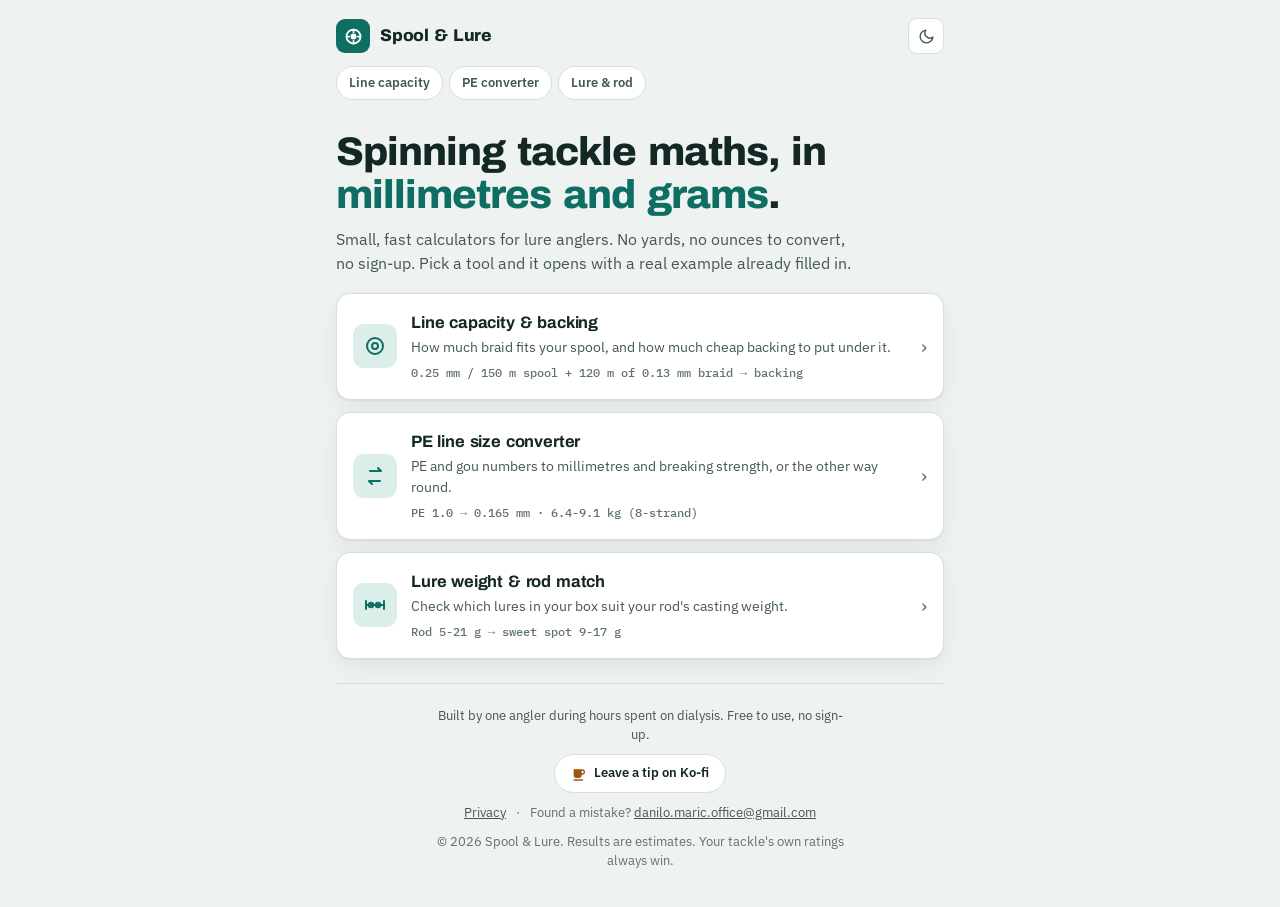
<file: index.html>
<!doctype html>
<html lang="en">
<head>
<meta charset="utf-8">
<meta name="viewport" content="width=device-width, initial-scale=1, viewport-fit=cover">
<title>Spool & Lure - Metric Tools for Spinning Anglers</title>
<meta name="description" content="Free fishing calculators in millimetres, metres and grams: reel line capacity and backing, PE line size converter, and lure weight vs rod casting weight.">
<link rel="canonical" href="https://danilojmaric.github.io/spool-and-lure/">
<meta name="robots" content="index, follow">
<meta name="theme-color" content="#0f6e63">
<meta property="og:type" content="website">
<meta property="og:site_name" content="Spool & Lure">
<meta property="og:title" content="Spool & Lure - Metric tools for spinning anglers">
<meta property="og:description" content="Free fishing calculators in millimetres, metres and grams: reel line capacity and backing, PE line size converter, and lure weight vs rod casting weight.">
<meta property="og:url" content="https://danilojmaric.github.io/spool-and-lure/">
<meta property="og:image" content="https://danilojmaric.github.io/spool-and-lure/og-image.png">
<meta property="og:image:width" content="1200">
<meta property="og:image:height" content="630">
<meta name="twitter:card" content="summary_large_image">
<meta name="twitter:title" content="Spool & Lure - Metric tools for spinning anglers">
<meta name="twitter:description" content="Free fishing calculators in millimetres, metres and grams: reel line capacity and backing, PE line size converter, and lure weight vs rod casting weight.">
<meta name="twitter:image" content="https://danilojmaric.github.io/spool-and-lure/og-image.png">
<link rel="icon" href="favicon.svg" type="image/svg+xml">
<link rel="apple-touch-icon" href="apple-touch-icon.png">
<link rel="preload" href="assets/fonts/ibm-plex-sans-latin-400-normal.woff2" as="font" type="font/woff2" crossorigin>
<link rel="preload" href="assets/fonts/archivo-latin-800-normal.woff2" as="font" type="font/woff2" crossorigin>
<link rel="preload" href="assets/fonts/archivo-latin-700-normal.woff2" as="font" type="font/woff2" crossorigin>
<link rel="stylesheet" href="assets/site.css">
<script src="assets/site.js"></script>
<script type="application/ld+json">{
 "@context": "https://schema.org",
 "@graph": [
  {
   "@type": "WebSite",
   "name": "Spool & Lure",
   "url": "https://danilojmaric.github.io/spool-and-lure/"
  }
 ]
}</script>
</head>
<body>
<div class="wrap">
  <header class="site-head">
    <a class="brand" href="./">
      <span class="mark" aria-hidden="true"><svg viewBox="0 0 24 24" fill="none" stroke="#fff" stroke-width="2" stroke-linecap="round" stroke-linejoin="round"><circle cx="12" cy="12" r="8"/><circle cx="12" cy="12" r="2.4" fill="#fff"/><path d="M12 4v3M12 17v3M4 12h3M17 12h3"/></svg></span>
      <span class="brand-name">Spool & Lure</span>
    </a>
    <button class="theme-btn" id="themeBtn" type="button" aria-label="Switch between light and dark theme">
      <svg viewBox="0 0 24 24" fill="none" stroke="currentColor" stroke-width="2" stroke-linecap="round" stroke-linejoin="round"><path d="M21 12.8A9 9 0 1 1 11.2 3a7 7 0 0 0 9.8 9.8z"/></svg>
    </button>
  </header>
  <nav class="tools-nav" aria-label="Tools"><a href="line-capacity">Line capacity</a><a href="line-converter">PE converter</a><a href="lure-weight">Lure &amp; rod</a></nav>

  <main>
<section class="hero">
      <h1>Spinning tackle maths, in <em>millimetres and grams</em>.</h1>
      <p>Small, fast calculators for lure anglers. No yards, no ounces to convert, no sign-up. Pick a tool and it opens with a real example already filled in.</p>
    </section>

    <section class="tool-list" aria-label="Tools">
      <a class="card tool-card" href="line-capacity">
        <span class="tool-icon" aria-hidden="true"><svg viewBox="0 0 24 24" fill="none" stroke="currentColor" stroke-width="2" stroke-linecap="round" stroke-linejoin="round"><circle cx="12" cy="12" r="8"/><circle cx="12" cy="12" r="3"/></svg></span>
        <div>
          <h2>Line capacity &amp; backing</h2>
          <p>How much braid fits your spool, and how much cheap backing to put under it.</p>
          <span class="eg">0.25 mm / 150 m spool + 120 m of 0.13 mm braid &rarr; backing</span>
        </div>
        <span class="go" aria-hidden="true">&rsaquo;</span>
      </a>
      <a class="card tool-card" href="line-converter">
        <span class="tool-icon" aria-hidden="true"><svg viewBox="0 0 24 24" fill="none" stroke="currentColor" stroke-width="2" stroke-linecap="round" stroke-linejoin="round"><path d="M7 7h11l-3-3M17 17H6l3 3"/></svg></span>
        <div>
          <h2>PE line size converter</h2>
          <p>PE and gou numbers to millimetres and breaking strength, or the other way round.</p>
          <span class="eg">PE 1.0 &rarr; 0.165 mm &middot; 6.4-9.1 kg (8-strand)</span>
        </div>
        <span class="go" aria-hidden="true">&rsaquo;</span>
      </a>
      <a class="card tool-card" href="lure-weight">
        <span class="tool-icon" aria-hidden="true"><svg viewBox="0 0 24 24" fill="none" stroke="currentColor" stroke-width="2" stroke-linecap="round" stroke-linejoin="round"><path d="M3 12h18"/><circle cx="8" cy="12" r="2.2"/><circle cx="15" cy="12" r="2.2"/><path d="M3 8v8M21 8v8"/></svg></span>
        <div>
          <h2>Lure weight &amp; rod match</h2>
          <p>Check which lures in your box suit your rod's casting weight.</p>
          <span class="eg">Rod 5-21 g &rarr; sweet spot 9-17 g</span>
        </div>
        <span class="go" aria-hidden="true">&rsaquo;</span>
      </a>
    </section>
  </main>

  <footer class="site-foot">
    <p class="foot-story">Built by one angler during hours spent on dialysis. Free to use, no sign-up.</p>
    <a class="kofi" href="https://ko-fi.com/danilojmaric" target="_blank" rel="noopener"><svg viewBox="0 0 24 24" fill="currentColor" aria-hidden="true"><path d="M4 5h13a4 4 0 0 1 0 8h-1v1a4 4 0 0 1-4 4H8a4 4 0 0 1-4-4V5zm13 6a2 2 0 0 0 0-4h-1v4h1zM4 20h14v2H4z"/></svg> Leave a tip on Ko-fi</a>
    <p class="foot-links"><a href="privacy">Privacy</a><span aria-hidden="true">&middot;</span><span>Found a mistake? <span data-mail data-u="danilo.maric.office" data-d="gmail.com">danilo.maric.office [at] gmail.com</span></span></p>
    <p>&copy; 2026 Spool & Lure. Results are estimates. Your tackle's own ratings always win.</p>
  </footer>
</div>

</body>
</html>
</file>
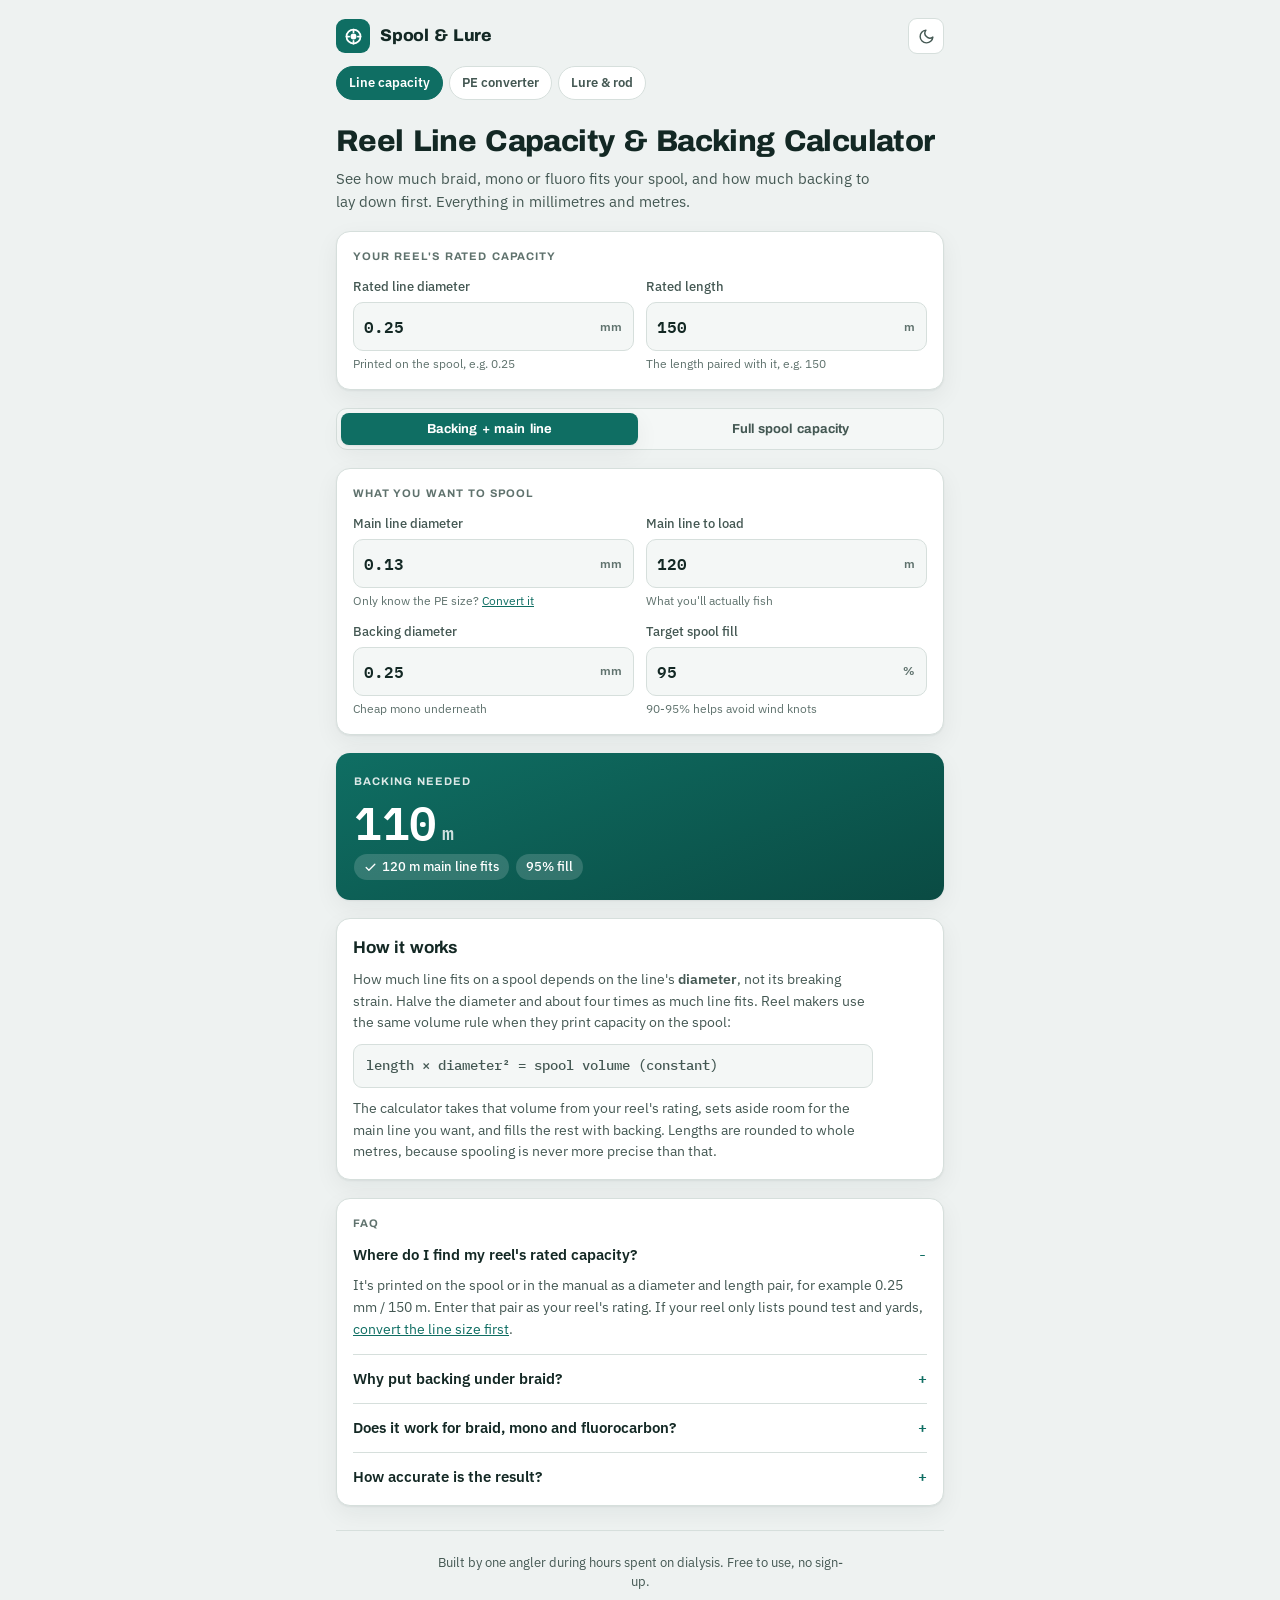
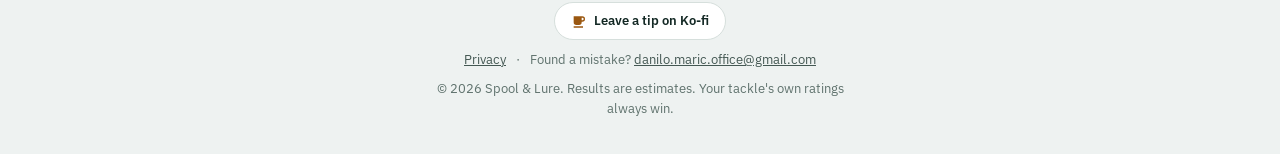
<file: line-capacity.html>
<!doctype html>
<html lang="en">
<head>
<meta charset="utf-8">
<meta name="viewport" content="width=device-width, initial-scale=1, viewport-fit=cover">
<title>Reel Line Capacity &amp; Backing Calculator | Spool & Lure</title>
<meta name="description" content="Free metric reel line capacity and backing calculator. See how much braid, mono or fluoro fits your spool and how much backing to add. In mm and metres.">
<link rel="canonical" href="https://danilojmaric.github.io/spool-and-lure/line-capacity">
<meta name="robots" content="index, follow">
<meta name="theme-color" content="#0f6e63">
<meta property="og:type" content="website">
<meta property="og:site_name" content="Spool & Lure">
<meta property="og:title" content="Reel line capacity &amp; backing calculator (metric)">
<meta property="og:description" content="Free metric reel line capacity and backing calculator. See how much braid, mono or fluoro fits your spool and how much backing to add. In mm and metres.">
<meta property="og:url" content="https://danilojmaric.github.io/spool-and-lure/line-capacity">
<meta property="og:image" content="https://danilojmaric.github.io/spool-and-lure/og-image.png">
<meta property="og:image:width" content="1200">
<meta property="og:image:height" content="630">
<meta name="twitter:card" content="summary_large_image">
<meta name="twitter:title" content="Reel line capacity &amp; backing calculator (metric)">
<meta name="twitter:description" content="Free metric reel line capacity and backing calculator. See how much braid, mono or fluoro fits your spool and how much backing to add. In mm and metres.">
<meta name="twitter:image" content="https://danilojmaric.github.io/spool-and-lure/og-image.png">
<link rel="icon" href="favicon.svg" type="image/svg+xml">
<link rel="apple-touch-icon" href="apple-touch-icon.png">
<link rel="preload" href="assets/fonts/ibm-plex-sans-latin-400-normal.woff2" as="font" type="font/woff2" crossorigin>
<link rel="preload" href="assets/fonts/archivo-latin-800-normal.woff2" as="font" type="font/woff2" crossorigin>
<link rel="preload" href="assets/fonts/archivo-latin-700-normal.woff2" as="font" type="font/woff2" crossorigin>
<link rel="stylesheet" href="assets/site.css">
<script src="assets/site.js"></script>
<script type="application/ld+json">{
 "@context": "https://schema.org",
 "@graph": [
  {
   "@type": "WebApplication",
   "name": "Reel Line Capacity & Backing Calculator",
   "url": "https://danilojmaric.github.io/spool-and-lure/line-capacity",
   "applicationCategory": "UtilitiesApplication",
   "operatingSystem": "Any",
   "offers": {
    "@type": "Offer",
    "price": "0",
    "priceCurrency": "EUR"
   }
  },
  {
   "@type": "FAQPage",
   "mainEntity": [
    {
     "@type": "Question",
     "name": "Where do I find my reel's rated capacity?",
     "acceptedAnswer": {
      "@type": "Answer",
      "text": "It is printed on the spool or in the manual as a diameter and length pair, for example 0.25 mm / 150 m. Enter that pair as your reel's rating."
     }
    },
    {
     "@type": "Question",
     "name": "Why put backing under braid?",
     "acceptedAnswer": {
      "@type": "Answer",
      "text": "Backing is cheap mono that fills the bottom of the spool so you do not pay for braid you will never cast. It also stops braid slipping on a bare spool."
     }
    },
    {
     "@type": "Question",
     "name": "Does it work for braid, mono and fluorocarbon?",
     "acceptedAnswer": {
      "@type": "Answer",
      "text": "Yes. The calculation uses only diameter, so any line type works. For braid, the standard PE diameter is usually more realistic than the diameter printed on the spool."
     }
    },
    {
     "@type": "Question",
     "name": "How accurate is the result?",
     "acceptedAnswer": {
      "@type": "Answer",
      "text": "Expect it to be within a few metres. Winding tension, spool shape and how evenly the line lays all change real capacity, so spool a little less and check the fill by eye."
     }
    }
   ]
  }
 ]
}</script>
</head>
<body>
<div class="wrap">
  <header class="site-head">
    <a class="brand" href="./">
      <span class="mark" aria-hidden="true"><svg viewBox="0 0 24 24" fill="none" stroke="#fff" stroke-width="2" stroke-linecap="round" stroke-linejoin="round"><circle cx="12" cy="12" r="8"/><circle cx="12" cy="12" r="2.4" fill="#fff"/><path d="M12 4v3M12 17v3M4 12h3M17 12h3"/></svg></span>
      <span class="brand-name">Spool & Lure</span>
    </a>
    <button class="theme-btn" id="themeBtn" type="button" aria-label="Switch between light and dark theme">
      <svg viewBox="0 0 24 24" fill="none" stroke="currentColor" stroke-width="2" stroke-linecap="round" stroke-linejoin="round"><path d="M21 12.8A9 9 0 1 1 11.2 3a7 7 0 0 0 9.8 9.8z"/></svg>
    </button>
  </header>
  <nav class="tools-nav" aria-label="Tools"><a href="line-capacity" aria-current="page">Line capacity</a><a href="line-converter">PE converter</a><a href="lure-weight">Lure &amp; rod</a></nav>

  <main>
<section class="page-head">
      <h1>Reel Line Capacity &amp; Backing Calculator</h1>
      <p class="lead">See how much braid, mono or fluoro fits your spool, and how much backing to lay down first. Everything in millimetres and metres.</p>
    </section>

    <div class="notice" id="handoffNote" hidden>
      <svg viewBox="0 0 24 24" fill="none" stroke="currentColor" stroke-width="2" stroke-linecap="round" stroke-linejoin="round" aria-hidden="true"><path d="M20 6 9 17l-5-5"/></svg>
      <span id="handoffText"></span>
    </div>

    <section class="card card-pad">
      <p class="sec-label">Your reel's rated capacity</p>
      <div class="grid2">
        <div class="field">
          <label for="ratedDia">Rated line diameter</label>
          <div class="input-unit"><input id="ratedDia" type="text" inputmode="decimal" autocomplete="off" value="0.25"><span class="u">mm</span></div>
          <span class="hint">Printed on the spool, e.g. 0.25</span>
        </div>
        <div class="field">
          <label for="ratedLen">Rated length</label>
          <div class="input-unit"><input id="ratedLen" type="text" inputmode="decimal" autocomplete="off" value="150"><span class="u">m</span></div>
          <span class="hint">The length paired with it, e.g. 150</span>
        </div>
      </div>
    </section>

    <div class="seg" id="modeSeg" role="group" aria-label="Calculation mode">
      <button type="button" data-value="backing" aria-pressed="true">Backing + main line</button>
      <button type="button" data-value="capacity" aria-pressed="false">Full spool capacity</button>
    </div>

    <section class="card card-pad" id="backingInputs">
      <p class="sec-label">What you want to spool</p>
      <div class="grid2">
        <div class="field">
          <label for="mainDia">Main line diameter</label>
          <div class="input-unit"><input id="mainDia" type="text" inputmode="decimal" autocomplete="off" value="0.13"><span class="u">mm</span></div>
          <span class="hint">Only know the PE size? <a href="line-converter">Convert it</a></span>
        </div>
        <div class="field">
          <label for="mainLen">Main line to load</label>
          <div class="input-unit"><input id="mainLen" type="text" inputmode="decimal" autocomplete="off" value="120"><span class="u">m</span></div>
          <span class="hint">What you'll actually fish</span>
        </div>
        <div class="field">
          <label for="backDia">Backing diameter</label>
          <div class="input-unit"><input id="backDia" type="text" inputmode="decimal" autocomplete="off" value="0.25"><span class="u">mm</span></div>
          <span class="hint">Cheap mono underneath</span>
        </div>
        <div class="field">
          <label for="fill1">Target spool fill</label>
          <div class="input-unit"><input id="fill1" type="text" inputmode="decimal" autocomplete="off" value="95"><span class="u">%</span></div>
          <span class="hint">90-95% helps avoid wind knots</span>
        </div>
      </div>
    </section>

    <section class="card card-pad" id="capacityInputs" hidden>
      <p class="sec-label">Line you want to check</p>
      <div class="grid2">
        <div class="field">
          <label for="newDia">Line diameter</label>
          <div class="input-unit"><input id="newDia" type="text" inputmode="decimal" autocomplete="off" value="0.13"><span class="u">mm</span></div>
          <span class="hint">Only know the PE size? <a href="line-converter">Convert it</a></span>
        </div>
        <div class="field">
          <label for="fill2">Target spool fill</label>
          <div class="input-unit"><input id="fill2" type="text" inputmode="decimal" autocomplete="off" value="100"><span class="u">%</span></div>
          <span class="hint">100% means full to the lip</span>
        </div>
      </div>
    </section>

    <div class="result" id="result" aria-live="polite">
      <p class="rlabel" id="rLabel">Backing needed</p>
      <p class="big"><span id="rValue">-</span><span class="unit" id="rUnit">m</span></p>
      <div class="rsub" id="rSub"></div>
    </div>

    <section class="card card-pad prose">
      <h2>How it works</h2>
      <p>How much line fits on a spool depends on the line's <strong>diameter</strong>, not its breaking strain. Halve the diameter and about four times as much line fits. Reel makers use the same volume rule when they print capacity on the spool:</p>
      <p class="formula">length &times; diameter&sup2; = spool volume (constant)</p>
      <p>The calculator takes that volume from your reel's rating, sets aside room for the main line you want, and fills the rest with backing. Lengths are rounded to whole metres, because spooling is never more precise than that.</p>
    </section>

    <section class="card card-pad">
      <p class="sec-label">FAQ</p>
      <details class="faq" open><summary>Where do I find my reel's rated capacity?</summary><p>It's printed on the spool or in the manual as a diameter and length pair, for example 0.25 mm / 150 m. Enter that pair as your reel's rating. If your reel only lists pound test and yards, <a href="line-converter">convert the line size first</a>.</p></details>
      <details class="faq"><summary>Why put backing under braid?</summary><p>Backing is cheap mono that fills the bottom of the spool, so you don't pay for braid you'll never cast. It also stops braid slipping on a bare spool and gives the braid a firm bed to lay on.</p></details>
      <details class="faq"><summary>Does it work for braid, mono and fluorocarbon?</summary><p>Yes. The maths uses only diameter, so any line works. For braid, the standard PE diameter is usually closer to reality than the diameter printed on the spool.</p></details>
      <details class="faq"><summary>How accurate is the result?</summary><p>Expect it to be within a few metres. Winding tension, spool shape and how evenly the line lays all change real capacity, so spool a little less than the result and check the fill by eye.</p></details>
    </section>
  </main>

  <footer class="site-foot">
    <p class="foot-story">Built by one angler during hours spent on dialysis. Free to use, no sign-up.</p>
    <a class="kofi" href="https://ko-fi.com/danilojmaric" target="_blank" rel="noopener"><svg viewBox="0 0 24 24" fill="currentColor" aria-hidden="true"><path d="M4 5h13a4 4 0 0 1 0 8h-1v1a4 4 0 0 1-4 4H8a4 4 0 0 1-4-4V5zm13 6a2 2 0 0 0 0-4h-1v4h1zM4 20h14v2H4z"/></svg> Leave a tip on Ko-fi</a>
    <p class="foot-links"><a href="privacy">Privacy</a><span aria-hidden="true">&middot;</span><span>Found a mistake? <span data-mail data-u="danilo.maric.office" data-d="gmail.com">danilo.maric.office [at] gmail.com</span></span></p>
    <p>&copy; 2026 Spool & Lure. Results are estimates. Your tackle's own ratings always win.</p>
  </footer>
</div>
<script>
(function () {
  var $ = function (id) { return document.getElementById(id); };
  var mode = 'backing';
  var OK_SVG = '<svg viewBox="0 0 24 24" fill="none" stroke="currentColor" stroke-width="2.4" stroke-linecap="round" stroke-linejoin="round" aria-hidden="true"><path d="M20 6 9 17l-5-5"/></svg>';
  var WARN_SVG = '<svg viewBox="0 0 24 24" fill="none" stroke="currentColor" stroke-width="2" stroke-linecap="round" stroke-linejoin="round" aria-hidden="true"><path d="M12 9v4M12 17h.01M10.3 3.9 1.8 18a2 2 0 0 0 1.7 3h17a2 2 0 0 0 1.7-3L13.7 3.9a2 2 0 0 0-3.4 0z"/></svg>';

  AT.seg($('modeSeg'), function (v) {
    mode = v;
    $('backingInputs').hidden = v !== 'backing';
    $('capacityInputs').hidden = v !== 'capacity';
    calc();
  });

  function show(v, label, warn) {
    $('rValue').textContent = v;
    $('rLabel').textContent = label;
    $('result').classList.toggle('warn', !!warn);
  }
  function sub(html) { $('rSub').innerHTML = html; }
  function prompt(label, text) { show('-', label); sub('<span class="muted">' + text + '</span>'); }

  function calc() {
    var rd = AT.field('ratedDia', { gt: 0, max: 3 });
    var rl = AT.field('ratedLen', { gt: 0, max: 5000 });
    var reelOk = rd > 0 && rl > 0;
    var K = rd * rd * rl; // spool volume constant (mm^2 * m)

    if (mode === 'capacity') {
      var nd = AT.field('newDia', { gt: 0, max: 3 });
      var f2 = AT.field('fill2', { gt: 0, max: 100 });
      if (!reelOk) return prompt('Total line that fits', 'Enter your reel’s rated diameter and length.');
      if (!(nd > 0)) return prompt('Total line that fits', 'Enter the diameter of the line you want to check.');
      if (!(f2 > 0)) return prompt('Total line that fits', 'Enter a spool fill between 1 and 100%.');
      var cap = K * (f2 / 100) / (nd * nd);
      show(AT.fmt(cap, 0), 'Total line that fits');
      sub('<span class="chip">' + AT.trim(nd, 3) + ' mm line</span><span class="chip">' + AT.trim(f2, 0) + '% fill</span>');
      return;
    }

    var md = AT.field('mainDia', { gt: 0, max: 3 });
    var ml = AT.field('mainLen', { min: 0, max: 5000 });
    var bd = AT.field('backDia', { gt: 0, max: 3 });
    var f1 = AT.field('fill1', { gt: 0, max: 100 });
    if (!reelOk) return prompt('Backing needed', 'Enter your reel’s rated diameter and length.');
    if (!(md > 0) || !(ml >= 0) || !(bd > 0)) return prompt('Backing needed', 'Fill in the main line and backing details.');
    if (!(f1 > 0)) return prompt('Backing needed', 'Enter a spool fill between 1 and 100%.');

    var avail = K * (f1 / 100);
    var backVol = avail - ml * md * md;

    if (backVol < 0) {
      var maxMain = avail / (md * md);
      show('0', 'Main line won’t fit', true);
      sub('<div class="warnmsg">' + WARN_SVG + '<span>At ' + AT.trim(f1, 0) + '% fill this spool holds about <strong>' + AT.fmt(Math.floor(maxMain), 0) + ' m</strong> of ' + AT.trim(md, 3) + ' mm line. Load less, or pick a thinner line.</span></div>');
      return;
    }
    var backLen = backVol / (bd * bd);
    show(AT.fmt(backLen, 0), 'Backing needed');
    sub('<span class="chip">' + OK_SVG + AT.fmt(ml, 0) + ' m main line fits</span><span class="chip">' + AT.trim(f1, 0) + '% fill</span>');
  }

  // Value handed over from the PE converter (sessionStorage), or ?main=0.165 on the real site.
  var h = AT.handoffTake();
  var qd = AT.parse(AT.query('main'));
  var dia = h && isFinite(AT.parse(h.dia)) ? AT.parse(h.dia) : (isFinite(qd) ? qd : NaN);
  if (dia > 0 && dia <= 3) {
    $('mainDia').value = String(dia);
    $('newDia').value = String(dia);
    $('handoffText').innerHTML = 'Main line set to <strong>' + dia + ' mm</strong>' + (h && h.label ? ' (' + h.label + ')' : '') + ' from the converter.';
    $('handoffNote').hidden = false;
  }

  ['ratedDia', 'ratedLen', 'mainDia', 'mainLen', 'backDia', 'fill1', 'newDia', 'fill2'].forEach(function (id) {
    $(id).addEventListener('input', calc);
  });
  calc();
})();
</script>
</body>
</html>
</file>
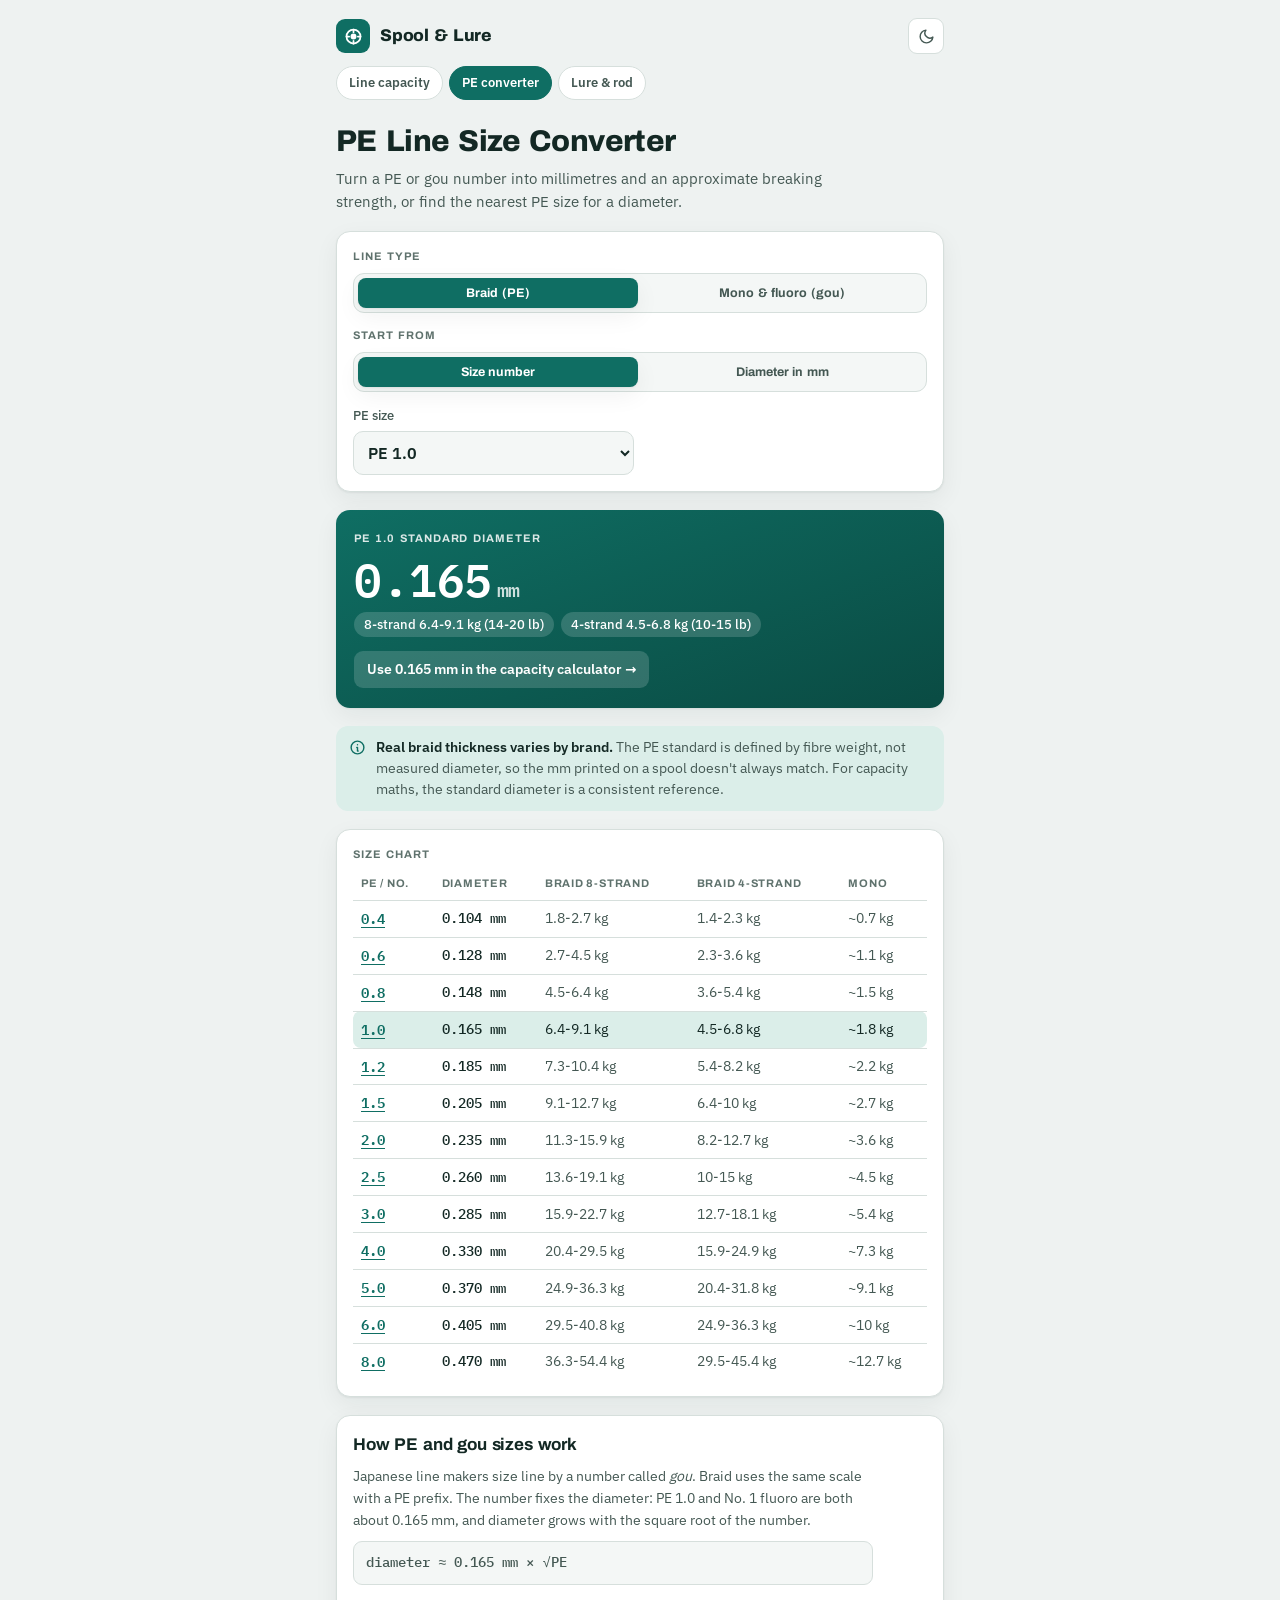
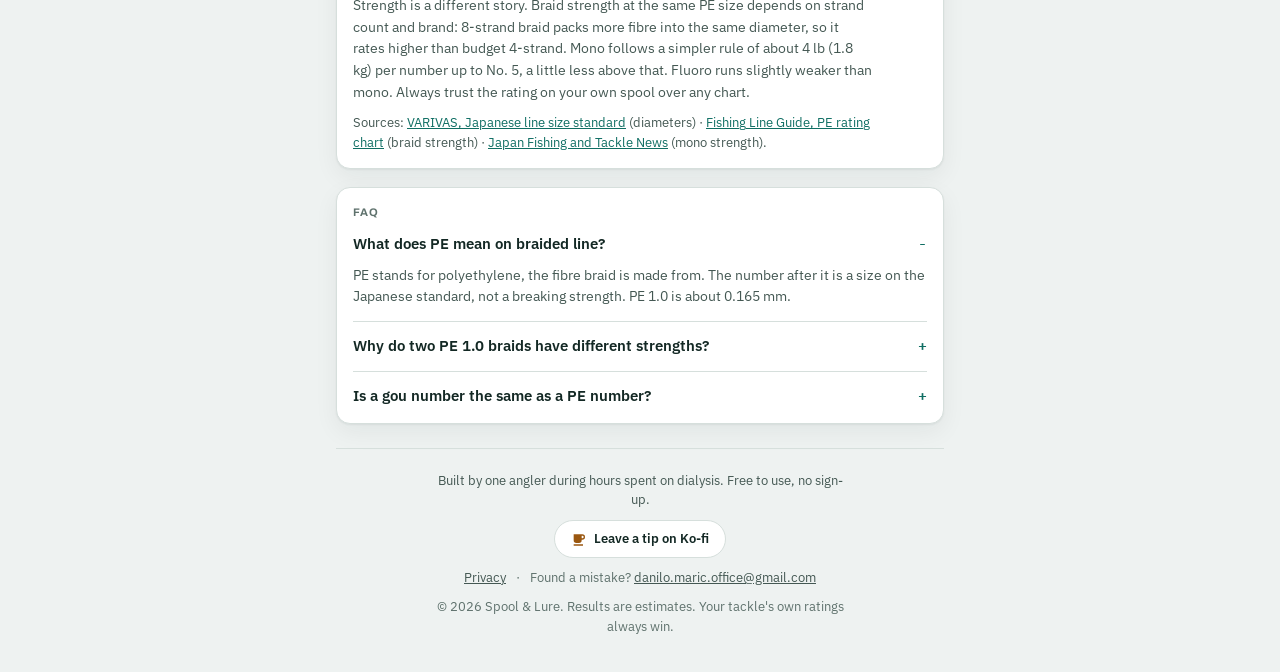
<file: line-converter.html>
<!doctype html>
<html lang="en">
<head>
<meta charset="utf-8">
<meta name="viewport" content="width=device-width, initial-scale=1, viewport-fit=cover">
<title>PE Line Size Converter: PE to mm and kg | Spool & Lure</title>
<meta name="description" content="Convert PE braid and gou mono or fluoro sizes to millimetres and approximate breaking strength in kg and lb, or find the PE size for any line diameter.">
<link rel="canonical" href="https://danilojmaric.github.io/spool-and-lure/line-converter">
<meta name="robots" content="index, follow">
<meta name="theme-color" content="#0f6e63">
<meta property="og:type" content="website">
<meta property="og:site_name" content="Spool & Lure">
<meta property="og:title" content="PE line size converter: PE to mm and breaking strength">
<meta property="og:description" content="Convert PE braid and gou mono or fluoro sizes to millimetres and approximate breaking strength in kg and lb, or find the PE size for any line diameter.">
<meta property="og:url" content="https://danilojmaric.github.io/spool-and-lure/line-converter">
<meta property="og:image" content="https://danilojmaric.github.io/spool-and-lure/og-image.png">
<meta property="og:image:width" content="1200">
<meta property="og:image:height" content="630">
<meta name="twitter:card" content="summary_large_image">
<meta name="twitter:title" content="PE line size converter: PE to mm and breaking strength">
<meta name="twitter:description" content="Convert PE braid and gou mono or fluoro sizes to millimetres and approximate breaking strength in kg and lb, or find the PE size for any line diameter.">
<meta name="twitter:image" content="https://danilojmaric.github.io/spool-and-lure/og-image.png">
<link rel="icon" href="favicon.svg" type="image/svg+xml">
<link rel="apple-touch-icon" href="apple-touch-icon.png">
<link rel="preload" href="assets/fonts/ibm-plex-sans-latin-400-normal.woff2" as="font" type="font/woff2" crossorigin>
<link rel="preload" href="assets/fonts/archivo-latin-800-normal.woff2" as="font" type="font/woff2" crossorigin>
<link rel="preload" href="assets/fonts/archivo-latin-700-normal.woff2" as="font" type="font/woff2" crossorigin>
<link rel="stylesheet" href="assets/site.css">
<script src="assets/site.js"></script>
<script type="application/ld+json">{
 "@context": "https://schema.org",
 "@graph": [
  {
   "@type": "WebApplication",
   "name": "PE Line Size Converter",
   "url": "https://danilojmaric.github.io/spool-and-lure/line-converter",
   "applicationCategory": "UtilitiesApplication",
   "operatingSystem": "Any",
   "offers": {
    "@type": "Offer",
    "price": "0",
    "priceCurrency": "EUR"
   }
  },
  {
   "@type": "FAQPage",
   "mainEntity": [
    {
     "@type": "Question",
     "name": "What does PE mean on braided line?",
     "acceptedAnswer": {
      "@type": "Answer",
      "text": "PE stands for polyethylene, the fibre braid is made from. The number after it is a size on the Japanese line standard, not a breaking strength. PE 1.0 is about 0.165 mm."
     }
    },
    {
     "@type": "Question",
     "name": "Why do two PE 1.0 braids have different breaking strengths?",
     "acceptedAnswer": {
      "@type": "Answer",
      "text": "The PE number fixes the thickness, not the strength. Fibre grade, the number of strands (4 or 8) and how each brand tests and rates its line all change the strength."
     }
    },
    {
     "@type": "Question",
     "name": "Is a gou number the same as a PE number?",
     "acceptedAnswer": {
      "@type": "Answer",
      "text": "They share the same diameter scale, so No. 1 nylon or fluoro and PE 1.0 braid are both about 0.165 mm. Mono is much weaker at the same size, roughly 4 lb (1.8 kg) per number."
     }
    }
   ]
  }
 ]
}</script>
</head>
<body>
<div class="wrap">
  <header class="site-head">
    <a class="brand" href="./">
      <span class="mark" aria-hidden="true"><svg viewBox="0 0 24 24" fill="none" stroke="#fff" stroke-width="2" stroke-linecap="round" stroke-linejoin="round"><circle cx="12" cy="12" r="8"/><circle cx="12" cy="12" r="2.4" fill="#fff"/><path d="M12 4v3M12 17v3M4 12h3M17 12h3"/></svg></span>
      <span class="brand-name">Spool & Lure</span>
    </a>
    <button class="theme-btn" id="themeBtn" type="button" aria-label="Switch between light and dark theme">
      <svg viewBox="0 0 24 24" fill="none" stroke="currentColor" stroke-width="2" stroke-linecap="round" stroke-linejoin="round"><path d="M21 12.8A9 9 0 1 1 11.2 3a7 7 0 0 0 9.8 9.8z"/></svg>
    </button>
  </header>
  <nav class="tools-nav" aria-label="Tools"><a href="line-capacity">Line capacity</a><a href="line-converter" aria-current="page">PE converter</a><a href="lure-weight">Lure &amp; rod</a></nav>

  <main>
<section class="page-head">
      <h1>PE Line Size Converter</h1>
      <p class="lead">Turn a PE or gou number into millimetres and an approximate breaking strength, or find the nearest PE size for a diameter.</p>
    </section>

    <section class="card card-pad">
      <div class="field" style="gap:8px">
        <span class="sec-label" style="margin:0">Line type</span>
        <div class="seg seg-sm" id="typeSeg" role="group" aria-label="Line type">
          <button type="button" data-value="braid" aria-pressed="true">Braid (PE)</button>
          <button type="button" data-value="mono" aria-pressed="false">Mono &amp; fluoro (gou)</button>
        </div>
      </div>
      <div class="field" style="gap:8px;margin-top:14px">
        <span class="sec-label" style="margin:0">Start from</span>
        <div class="seg seg-sm" id="fromSeg" role="group" aria-label="Start from">
          <button type="button" data-value="size" aria-pressed="true">Size number</button>
          <button type="button" data-value="dia" aria-pressed="false">Diameter in mm</button>
        </div>
      </div>
      <div class="grid2" style="margin-top:14px">
        <div class="field" id="sizeField">
          <label for="sizeSel" id="sizeLabel">PE size</label>
          <div class="input-unit"><select id="sizeSel"></select></div>
        </div>
        <div class="field" id="diaField" hidden>
          <label for="diaIn">Line diameter</label>
          <div class="input-unit"><input id="diaIn" type="text" inputmode="decimal" autocomplete="off" value="0.15"><span class="u">mm</span></div>
          <span class="hint">Measured, or from the spool label</span>
        </div>
      </div>
    </section>

    <div class="result" id="result" aria-live="polite">
      <p class="rlabel" id="rLabel">Standard diameter</p>
      <p class="big"><span id="rValue">-</span><span class="unit" id="rUnit">mm</span></p>
      <div class="rsub" id="rSub"></div>
      <div class="result-actions" id="rAction"></div>
    </div>

    <div class="notice">
      <svg viewBox="0 0 24 24" fill="none" stroke="currentColor" stroke-width="2" stroke-linecap="round" stroke-linejoin="round" aria-hidden="true"><circle cx="12" cy="12" r="9"/><path d="M12 8h.01M11 12h1v5h1"/></svg>
      <span><strong>Real braid thickness varies by brand.</strong> The PE standard is defined by fibre weight, not measured diameter, so the mm printed on a spool doesn't always match. For capacity maths, the standard diameter is a consistent reference.</span>
    </div>

    <section class="card card-pad">
      <p class="sec-label">Size chart</p>
      <div class="table-scroll">
        <table class="ref">
          <thead><tr><th scope="col">PE / No.</th><th scope="col">Diameter</th><th scope="col">Braid 8-strand</th><th scope="col">Braid 4-strand</th><th scope="col">Mono</th></tr></thead>
          <tbody id="refBody"></tbody>
        </table>
      </div>
    </section>

    <section class="card card-pad prose">
      <h2>How PE and gou sizes work</h2>
      <p>Japanese line makers size line by a number called <em>gou</em>. Braid uses the same scale with a PE prefix. The number fixes the diameter: PE 1.0 and No. 1 fluoro are both about 0.165 mm, and diameter grows with the square root of the number.</p>
      <p class="formula">diameter &asymp; 0.165 mm &times; &radic;PE</p>
      <p>Strength is a different story. Braid strength at the same PE size depends on strand count and brand: 8-strand braid packs more fibre into the same diameter, so it rates higher than budget 4-strand. Mono follows a simpler rule of about 4 lb (1.8 kg) per number up to No. 5, a little less above that. Fluoro runs slightly weaker than mono. Always trust the rating on your own spool over any chart.</p>
      <p style="font-size:12.5px">Sources: <a href="https://www.varivas.fishing/japanese-fishing-line-size/" target="_blank" rel="noopener">VARIVAS, Japanese line size standard</a> (diameters) &middot; <a href="https://fishinglineguide.com/blog/pe-line-rating-chart" target="_blank" rel="noopener">Fishing Line Guide, PE rating chart</a> (braid strength) &middot; <a href="https://www.jpfishingtacklenews.com/japanese-line-size/" target="_blank" rel="noopener">Japan Fishing and Tackle News</a> (mono strength).</p>
    </section>

    <section class="card card-pad">
      <p class="sec-label">FAQ</p>
      <details class="faq" open><summary>What does PE mean on braided line?</summary><p>PE stands for polyethylene, the fibre braid is made from. The number after it is a size on the Japanese standard, not a breaking strength. PE 1.0 is about 0.165 mm.</p></details>
      <details class="faq"><summary>Why do two PE 1.0 braids have different strengths?</summary><p>The PE number fixes thickness, not strength. Fibre grade, 4 or 8 strands, and how each brand tests its line all change the rated strength.</p></details>
      <details class="faq"><summary>Is a gou number the same as a PE number?</summary><p>They share the diameter scale, so No. 1 fluoro and PE 1.0 braid are both about 0.165 mm. Mono is much weaker at the same size, roughly 4 lb (1.8 kg) per number up to No. 5.</p></details>
    </section>
  </main>

  <footer class="site-foot">
    <p class="foot-story">Built by one angler during hours spent on dialysis. Free to use, no sign-up.</p>
    <a class="kofi" href="https://ko-fi.com/danilojmaric" target="_blank" rel="noopener"><svg viewBox="0 0 24 24" fill="currentColor" aria-hidden="true"><path d="M4 5h13a4 4 0 0 1 0 8h-1v1a4 4 0 0 1-4 4H8a4 4 0 0 1-4-4V5zm13 6a2 2 0 0 0 0-4h-1v4h1zM4 20h14v2H4z"/></svg> Leave a tip on Ko-fi</a>
    <p class="foot-links"><a href="privacy">Privacy</a><span aria-hidden="true">&middot;</span><span>Found a mistake? <span data-mail data-u="danilo.maric.office" data-d="gmail.com">danilo.maric.office [at] gmail.com</span></span></p>
    <p>&copy; 2026 Spool & Lure. Results are estimates. Your tackle's own ratings always win.</p>
  </footer>
</div>
<script>
(function () {
  var $ = function (id) { return document.getElementById(id); };
  var LB = 0.45359237;
  // Diameters: JAFS standard via VARIVAS. Braid lb ranges: Fishing Line Guide (8-strand typical / 4-strand budget).
  // Mono lb: Japan Fishing and Tackle News table (about 4 lb per number, less above No. 5).
  var SIZES = [
    { n: 0.4, d: 0.104, b8: [4, 6],   b4: [3, 5],   m: 1.6 },
    { n: 0.6, d: 0.128, b8: [6, 10],  b4: [5, 8],   m: 2.4 },
    { n: 0.8, d: 0.148, b8: [10, 14], b4: [8, 12],  m: 3.2 },
    { n: 1.0, d: 0.165, b8: [14, 20], b4: [10, 15], m: 4 },
    { n: 1.2, d: 0.185, b8: [16, 23], b4: [12, 18], m: 4.8 },
    { n: 1.5, d: 0.205, b8: [20, 28], b4: [14, 22], m: 6 },
    { n: 2.0, d: 0.235, b8: [25, 35], b4: [18, 28], m: 8 },
    { n: 2.5, d: 0.260, b8: [30, 42], b4: [22, 33], m: 10 },
    { n: 3.0, d: 0.285, b8: [35, 50], b4: [28, 40], m: 12 },
    { n: 4.0, d: 0.330, b8: [45, 65], b4: [35, 55], m: 16 },
    { n: 5.0, d: 0.370, b8: [55, 80], b4: [45, 70], m: 20 },
    { n: 6.0, d: 0.405, b8: [65, 90], b4: [55, 80], m: 22 },
    { n: 8.0, d: 0.470, b8: [80, 120], b4: [65, 100], m: 28 }
  ];
  var DEFAULT = 3; // PE 1.0
  var type = 'braid', from = 'size', current = DEFAULT;

  function sizeName(n) { var s = n.toFixed(1); return type === 'braid' ? 'PE ' + s : 'No. ' + s; }
  function kg(lb) { return lb * LB; }
  function kgRange(r) { return AT.trim(kg(r[0]), 1) + '-' + AT.trim(kg(r[1]), 1) + ' kg'; }
  function lbRange(r) { return r[0] + '-' + r[1] + ' lb'; }
  function monoText(s) { return '~' + AT.trim(kg(s.m), 1) + ' kg'; }

  function fillSelect() {
    var sel = $('sizeSel');
    sel.innerHTML = SIZES.map(function (s, i) { return '<option value="' + i + '">' + sizeName(s.n) + '</option>'; }).join('');
    sel.value = String(current);
    $('sizeLabel').textContent = type === 'braid' ? 'PE size' : 'Gou (No.) size';
  }

  function fillTable() {
    $('refBody').innerHTML = SIZES.map(function (s, i) {
      return '<tr data-i="' + i + '"' + (i === current ? ' class="is-current"' : '') + '>' +
        '<td><button type="button" class="row-btn" data-i="' + i + '" aria-label="Show ' + s.n.toFixed(1) + '">' + s.n.toFixed(1) + '</button></td>' +
        '<td class="mono">' + s.d.toFixed(3) + ' mm</td>' +
        '<td>' + kgRange(s.b8) + '</td>' +
        '<td>' + kgRange(s.b4) + '</td>' +
        '<td>' + monoText(s) + '</td></tr>';
    }).join('');
  }
  function markRow() {
    Array.prototype.forEach.call($('refBody').rows, function (r) { r.classList.toggle('is-current', +r.getAttribute('data-i') === current); });
  }

  function strengthChips(s) {
    if (type === 'braid') return '<span class="chip">8-strand ' + kgRange(s.b8) + ' (' + lbRange(s.b8) + ')</span><span class="chip">4-strand ' + kgRange(s.b4) + ' (' + lbRange(s.b4) + ')</span>';
    return '<span class="chip">Mono ' + monoText(s) + ' (~' + s.m + ' lb)</span><span class="chip">Fluoro slightly less</span>';
  }

  function actionLink(dia, label) {
    $('rAction').innerHTML = '<a href="line-capacity?main=' + dia + '" id="useDia">Use ' + dia + ' mm in the capacity calculator &rarr;</a>';
    $('useDia').addEventListener('click', function () { AT.handoffSet({ dia: dia, label: label }); });
  }

  function nearestIndex(d) {
    var best = 0, bestDiff = Infinity;
    SIZES.forEach(function (s, i) { var diff = Math.abs(s.d - d); if (diff < bestDiff) { bestDiff = diff; best = i; } });
    return best;
  }

  function calc() {
    var res = $('result');
    res.classList.remove('warn');
    if (from === 'size') {
      var s = SIZES[current];
      $('rLabel').textContent = sizeName(s.n) + ' standard diameter';
      $('rValue').textContent = s.d.toFixed(3);
      $('rUnit').textContent = 'mm';
      $('rSub').innerHTML = strengthChips(s);
      actionLink(s.d, sizeName(s.n));
      markRow();
      return;
    }
    var d = AT.field('diaIn', { gt: 0, max: 2 });
    if (!(d > 0)) {
      $('rLabel').textContent = 'Nearest standard size';
      $('rValue').textContent = '-'; $('rUnit').textContent = '';
      $('rSub').innerHTML = '<span class="muted">Enter a diameter such as 0.15 or 0,15.</span>';
      $('rAction').innerHTML = '';
      return;
    }
    var exact = Math.pow(d / 0.165, 2);
    var lo = SIZES[0].d * 0.85, hi = SIZES[SIZES.length - 1].d * 1.15;
    if (d < lo || d > hi) {
      res.classList.add('warn');
      $('rLabel').textContent = 'Outside the chart';
      $('rValue').textContent = (type === 'braid' ? 'PE ' : 'No. ') + AT.trim(exact, 2); $('rUnit').textContent = '';
      $('rSub').innerHTML = '<span class="muted">The chart covers ' + SIZES[0].d.toFixed(3) + ' to ' + SIZES[SIZES.length - 1].d.toFixed(3) + ' mm. This is a formula estimate only.</span>';
      $('rAction').innerHTML = '';
      current = -1; markRow();
      return;
    }
    current = nearestIndex(d);
    var s2 = SIZES[current];
    var nm = sizeName(s2.n);
    $('rLabel').textContent = 'Nearest standard size';
    $('rValue').textContent = nm; $('rUnit').textContent = '';
    $('rSub').innerHTML = '<span class="chip">' + AT.trim(d, 3) + ' mm &asymp; ' + (type === 'braid' ? 'PE ' : 'No. ') + AT.trim(exact, 2) + '</span>' +
      '<span class="chip">standard ' + s2.d.toFixed(3) + ' mm</span>' + strengthChips(s2);
    actionLink(d, nm);
    $('sizeSel').value = String(current);
    markRow();
  }

  AT.seg($('typeSeg'), function (v) {
    type = v;
    var keep = current < 0 ? DEFAULT : current;
    current = keep; fillSelect(); calc();
  });
  AT.seg($('fromSeg'), function (v) {
    from = v;
    $('sizeField').hidden = v !== 'size';
    $('diaField').hidden = v !== 'dia';
    if (v === 'size' && current < 0) current = DEFAULT;
    $('sizeSel').value = String(current);
    calc();
  });
  $('sizeSel').addEventListener('change', function () { current = +this.value; calc(); });
  $('diaIn').addEventListener('input', calc);
  $('refBody').addEventListener('click', function (e) {
    var b = e.target.closest('.row-btn');
    if (!b) return;
    current = +b.getAttribute('data-i');
    from = 'size';
    $('fromSeg').querySelectorAll('button').forEach(function (x) { x.setAttribute('aria-pressed', x.getAttribute('data-value') === 'size' ? 'true' : 'false'); });
    $('sizeField').hidden = false; $('diaField').hidden = true;
    $('sizeSel').value = String(current);
    calc();
    $('result').scrollIntoView({ behavior: 'smooth', block: 'center' });
  });

  fillSelect(); fillTable(); calc();
})();
</script>
</body>
</html>
</file>
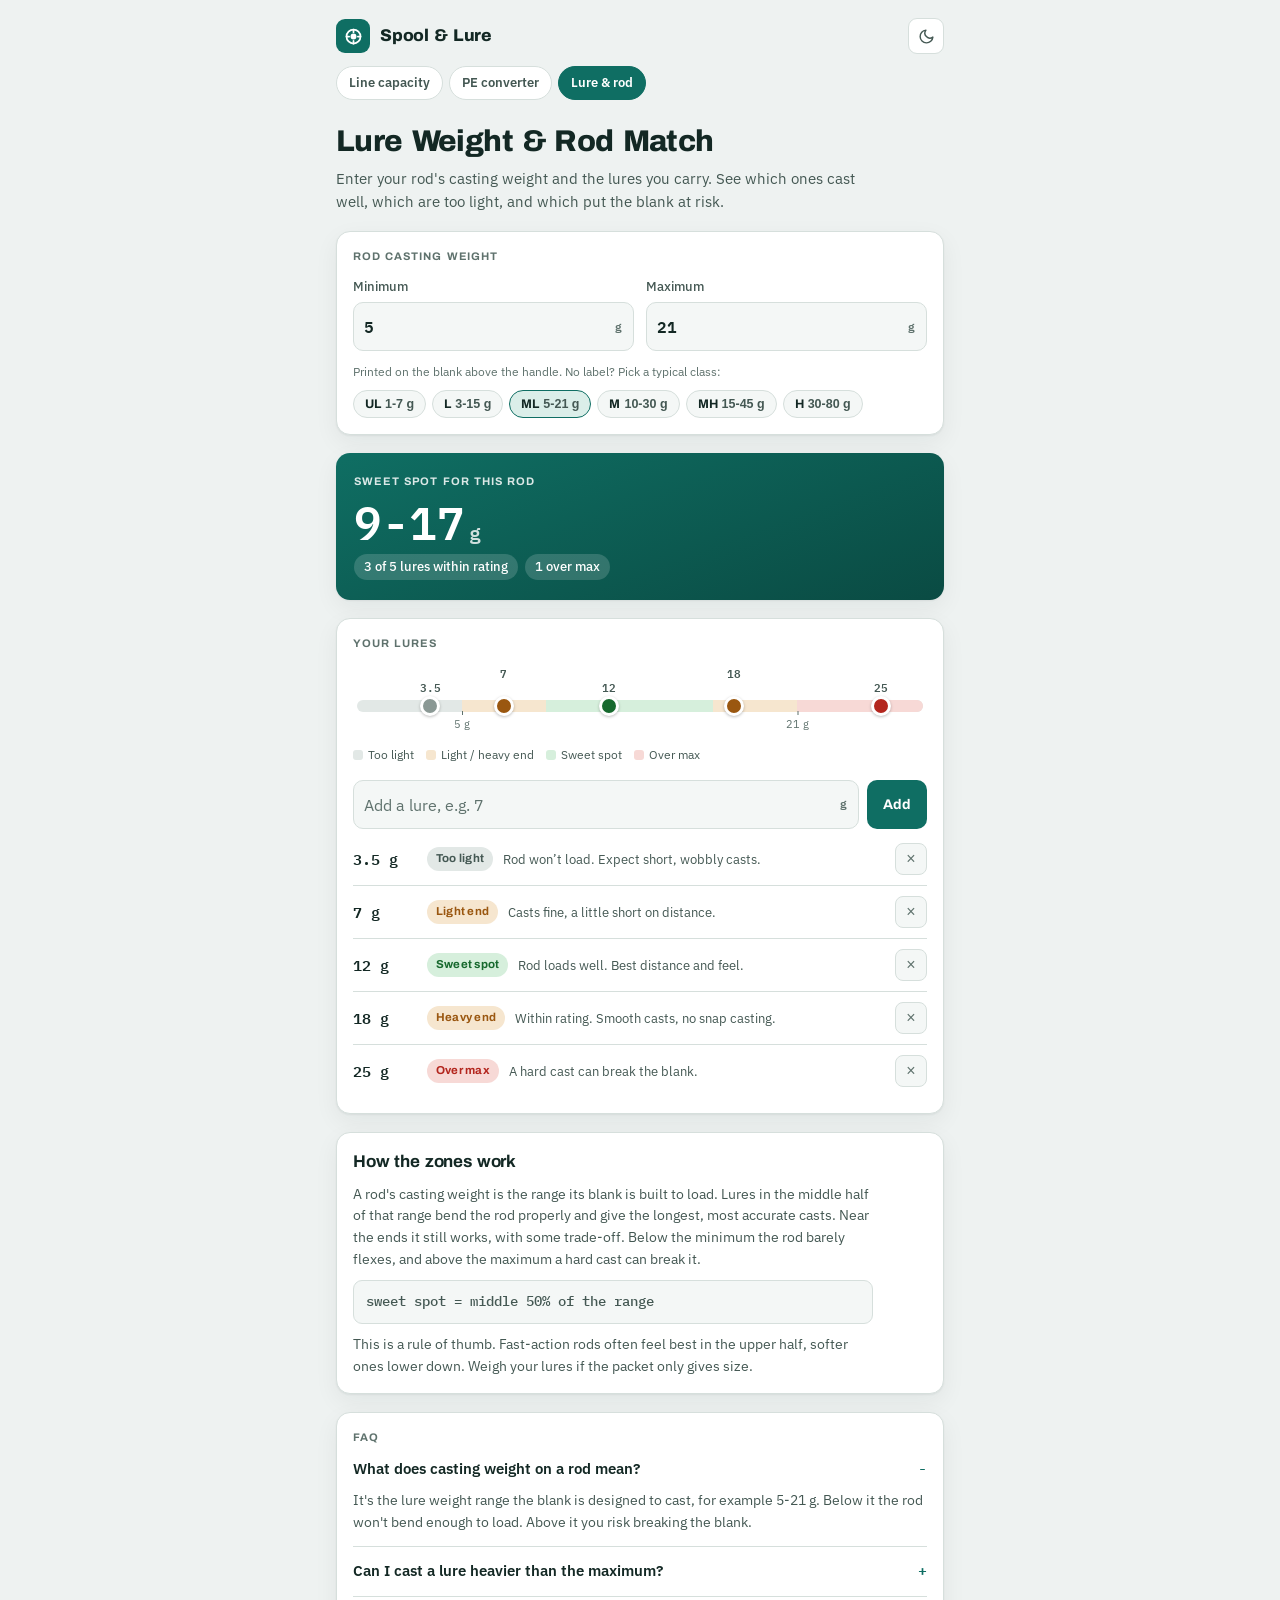
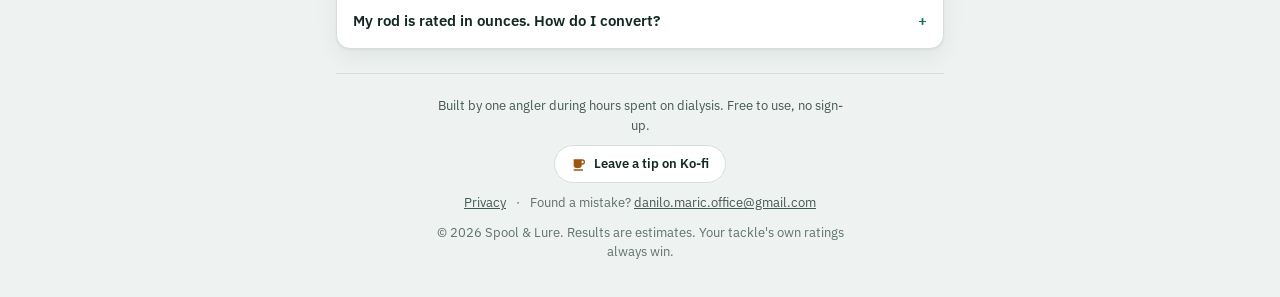
<file: lure-weight.html>
<!doctype html>
<html lang="en">
<head>
<meta charset="utf-8">
<meta name="viewport" content="width=device-width, initial-scale=1, viewport-fit=cover">
<title>Lure Weight &amp; Rod Casting Weight Checker | Spool & Lure</title>
<meta name="description" content="Enter your rod's casting weight in grams and check which lures fit it, where the sweet spot is, and which lures are too light or risk the blank.">
<link rel="canonical" href="https://danilojmaric.github.io/spool-and-lure/lure-weight">
<meta name="robots" content="index, follow">
<meta name="theme-color" content="#0f6e63">
<meta property="og:type" content="website">
<meta property="og:site_name" content="Spool & Lure">
<meta property="og:title" content="Lure weight &amp; rod casting weight checker">
<meta property="og:description" content="Enter your rod's casting weight in grams and check which lures fit it, where the sweet spot is, and which lures are too light or risk the blank.">
<meta property="og:url" content="https://danilojmaric.github.io/spool-and-lure/lure-weight">
<meta property="og:image" content="https://danilojmaric.github.io/spool-and-lure/og-image.png">
<meta property="og:image:width" content="1200">
<meta property="og:image:height" content="630">
<meta name="twitter:card" content="summary_large_image">
<meta name="twitter:title" content="Lure weight &amp; rod casting weight checker">
<meta name="twitter:description" content="Enter your rod's casting weight in grams and check which lures fit it, where the sweet spot is, and which lures are too light or risk the blank.">
<meta name="twitter:image" content="https://danilojmaric.github.io/spool-and-lure/og-image.png">
<link rel="icon" href="favicon.svg" type="image/svg+xml">
<link rel="apple-touch-icon" href="apple-touch-icon.png">
<link rel="preload" href="assets/fonts/ibm-plex-sans-latin-400-normal.woff2" as="font" type="font/woff2" crossorigin>
<link rel="preload" href="assets/fonts/archivo-latin-800-normal.woff2" as="font" type="font/woff2" crossorigin>
<link rel="preload" href="assets/fonts/archivo-latin-700-normal.woff2" as="font" type="font/woff2" crossorigin>
<link rel="stylesheet" href="assets/site.css">
<script src="assets/site.js"></script>
<script type="application/ld+json">{
 "@context": "https://schema.org",
 "@graph": [
  {
   "@type": "WebApplication",
   "name": "Lure Weight & Rod Match",
   "url": "https://danilojmaric.github.io/spool-and-lure/lure-weight",
   "applicationCategory": "UtilitiesApplication",
   "operatingSystem": "Any",
   "offers": {
    "@type": "Offer",
    "price": "0",
    "priceCurrency": "EUR"
   }
  },
  {
   "@type": "FAQPage",
   "mainEntity": [
    {
     "@type": "Question",
     "name": "What does casting weight on a rod mean?",
     "acceptedAnswer": {
      "@type": "Answer",
      "text": "It is the lure weight range the blank is designed to cast, for example 5-21 g. Below it the rod will not bend enough to load; above it you risk breaking the blank."
     }
    },
    {
     "@type": "Question",
     "name": "Can I cast a lure heavier than the rod's maximum?",
     "acceptedAnswer": {
      "@type": "Answer",
      "text": "A slightly heavy lure on a gentle lob usually survives, but a hard cast can break the blank, and many makers do not cover that under warranty."
     }
    },
    {
     "@type": "Question",
     "name": "My rod is rated in ounces. How do I convert?",
     "acceptedAnswer": {
      "@type": "Answer",
      "text": "1 oz is 28.35 g. A 1/8-1/2 oz rod is about 3.5-14 g."
     }
    }
   ]
  }
 ]
}</script>
</head>
<body>
<div class="wrap">
  <header class="site-head">
    <a class="brand" href="./">
      <span class="mark" aria-hidden="true"><svg viewBox="0 0 24 24" fill="none" stroke="#fff" stroke-width="2" stroke-linecap="round" stroke-linejoin="round"><circle cx="12" cy="12" r="8"/><circle cx="12" cy="12" r="2.4" fill="#fff"/><path d="M12 4v3M12 17v3M4 12h3M17 12h3"/></svg></span>
      <span class="brand-name">Spool & Lure</span>
    </a>
    <button class="theme-btn" id="themeBtn" type="button" aria-label="Switch between light and dark theme">
      <svg viewBox="0 0 24 24" fill="none" stroke="currentColor" stroke-width="2" stroke-linecap="round" stroke-linejoin="round"><path d="M21 12.8A9 9 0 1 1 11.2 3a7 7 0 0 0 9.8 9.8z"/></svg>
    </button>
  </header>
  <nav class="tools-nav" aria-label="Tools"><a href="line-capacity">Line capacity</a><a href="line-converter">PE converter</a><a href="lure-weight" aria-current="page">Lure &amp; rod</a></nav>

  <main>
<section class="page-head">
      <h1>Lure Weight &amp; Rod Match</h1>
      <p class="lead">Enter your rod's casting weight and the lures you carry. See which ones cast well, which are too light, and which put the blank at risk.</p>
    </section>

    <section class="card card-pad">
      <p class="sec-label">Rod casting weight</p>
      <div class="grid2">
        <div class="field">
          <label for="cwMin">Minimum</label>
          <div class="input-unit"><input id="cwMin" type="text" inputmode="decimal" autocomplete="off" value="5"><span class="u">g</span></div>
        </div>
        <div class="field">
          <label for="cwMax">Maximum</label>
          <div class="input-unit"><input id="cwMax" type="text" inputmode="decimal" autocomplete="off" value="21"><span class="u">g</span></div>
        </div>
      </div>
      <p class="hint" style="font-size:12px;color:var(--ink-faint);margin:12px 0 8px">Printed on the blank above the handle. No label? Pick a typical class:</p>
      <div class="preset-row" id="presets">
        <button type="button" class="preset" data-min="1" data-max="7"><b>UL</b>1-7 g</button>
        <button type="button" class="preset" data-min="3" data-max="15"><b>L</b>3-15 g</button>
        <button type="button" class="preset" data-min="5" data-max="21"><b>ML</b>5-21 g</button>
        <button type="button" class="preset" data-min="10" data-max="30"><b>M</b>10-30 g</button>
        <button type="button" class="preset" data-min="15" data-max="45"><b>MH</b>15-45 g</button>
        <button type="button" class="preset" data-min="30" data-max="80"><b>H</b>30-80 g</button>
      </div>
    </section>

    <div class="result" id="result" aria-live="polite">
      <p class="rlabel" id="rLabel">Sweet spot for this rod</p>
      <p class="big"><span id="rValue">-</span><span class="unit" id="rUnit">g</span></p>
      <div class="rsub" id="rSub"></div>
    </div>

    <section class="card card-pad">
      <p class="sec-label">Your lures</p>
      <div class="gauge" id="gauge" aria-hidden="true"></div>
      <div class="legend" aria-hidden="true">
        <span><i style="background:var(--none-soft)"></i>Too light</span>
        <span><i style="background:var(--caution-soft)"></i>Light / heavy end</span>
        <span><i style="background:var(--ok-soft)"></i>Sweet spot</span>
        <span><i style="background:var(--bad-soft)"></i>Over max</span>
      </div>
      <form class="add-row" id="addForm" style="margin-top:16px" novalidate>
        <div class="input-unit"><input id="lureIn" type="text" inputmode="decimal" autocomplete="off" placeholder="Add a lure, e.g. 7" aria-label="Lure weight in grams"><span class="u">g</span></div>
        <button class="btn" type="submit">Add</button>
      </form>
      <p class="hint" id="addMsg" style="font-size:12px;color:var(--bad);margin:6px 0 0" hidden></p>
      <ul class="lure-list" id="lureList" style="margin-top:12px"></ul>
    </section>

    <section class="card card-pad prose">
      <h2>How the zones work</h2>
      <p>A rod's casting weight is the range its blank is built to load. Lures in the middle half of that range bend the rod properly and give the longest, most accurate casts. Near the ends it still works, with some trade-off. Below the minimum the rod barely flexes, and above the maximum a hard cast can break it.</p>
      <p class="formula">sweet spot = middle 50% of the range</p>
      <p>This is a rule of thumb. Fast-action rods often feel best in the upper half, softer ones lower down. Weigh your lures if the packet only gives size.</p>
    </section>

    <section class="card card-pad">
      <p class="sec-label">FAQ</p>
      <details class="faq" open><summary>What does casting weight on a rod mean?</summary><p>It's the lure weight range the blank is designed to cast, for example 5-21 g. Below it the rod won't bend enough to load. Above it you risk breaking the blank.</p></details>
      <details class="faq"><summary>Can I cast a lure heavier than the maximum?</summary><p>A slightly heavy lure on a gentle lob usually survives, but a hard cast can snap the blank, and many makers won't cover that under warranty.</p></details>
      <details class="faq"><summary>My rod is rated in ounces. How do I convert?</summary><p>1 oz is 28.35 g. A 1/8-1/2 oz rod is about 3.5-14 g.</p></details>
    </section>
  </main>

  <footer class="site-foot">
    <p class="foot-story">Built by one angler during hours spent on dialysis. Free to use, no sign-up.</p>
    <a class="kofi" href="https://ko-fi.com/danilojmaric" target="_blank" rel="noopener"><svg viewBox="0 0 24 24" fill="currentColor" aria-hidden="true"><path d="M4 5h13a4 4 0 0 1 0 8h-1v1a4 4 0 0 1-4 4H8a4 4 0 0 1-4-4V5zm13 6a2 2 0 0 0 0-4h-1v4h1zM4 20h14v2H4z"/></svg> Leave a tip on Ko-fi</a>
    <p class="foot-links"><a href="privacy">Privacy</a><span aria-hidden="true">&middot;</span><span>Found a mistake? <span data-mail data-u="danilo.maric.office" data-d="gmail.com">danilo.maric.office [at] gmail.com</span></span></p>
    <p>&copy; 2026 Spool & Lure. Results are estimates. Your tackle's own ratings always win.</p>
  </footer>
</div>
<script>
(function () {
  var $ = function (id) { return document.getElementById(id); };
  var lures = [3.5, 7, 12, 18, 25];
  var MAX_LURES = 12;
  var ZONES = {
    light:   { cls: 'none',    label: 'Too light',  note: 'Rod won’t load. Expect short, wobbly casts.' },
    low:     { cls: 'caution', label: 'Light end',  note: 'Casts fine, a little short on distance.' },
    sweet:   { cls: 'ok',      label: 'Sweet spot', note: 'Rod loads well. Best distance and feel.' },
    high:    { cls: 'caution', label: 'Heavy end',  note: 'Within rating. Smooth casts, no snap casting.' },
    over:    { cls: 'bad',     label: 'Over max',   note: 'A hard cast can break the blank.' }
  };

  function classify(w, min, max) {
    var span = max - min, q1 = min + span * 0.25, q3 = min + span * 0.75;
    if (w < min) return 'light';
    if (w < q1) return 'low';
    if (w <= q3) return 'sweet';
    if (w <= max) return 'high';
    return 'over';
  }

  function syncPresets(min, max) {
    Array.prototype.forEach.call($('presets').children, function (b) {
      b.setAttribute('aria-pressed', (+b.dataset.min === min && +b.dataset.max === max) ? 'true' : 'false');
    });
  }

  function drawGauge(min, max) {
    var g = $('gauge');
    var top = Math.max(max * 1.25, lures.length ? Math.max.apply(null, lures) * 1.08 : 0);
    var pct = function (v) { return Math.max(0, Math.min(100, v / top * 100)); };
    var span = max - min, q1 = min + span * 0.25, q3 = min + span * 0.75;
    var zone = function (a, b, cls) { return '<div class="gauge-zone ' + cls + '" style="left:' + pct(a) + '%;width:' + (pct(b) - pct(a)) + '%"></div>'; };
    var html = '<div class="gauge-track">' + zone(min, q1, 'caution') + zone(q1, q3, 'ok') + zone(q3, max, 'caution') + zone(max, top, 'bad') + '</div>';
    html += '<span class="gauge-tick" style="left:' + pct(min) + '%">' + AT.trim(min, 1) + ' g</span>';
    html += '<span class="gauge-tick" style="left:' + pct(max) + '%">' + AT.trim(max, 1) + ' g</span>';
    lures.forEach(function (w, i) {
      var z = ZONES[classify(w, min, max)];
      html += '<span class="gauge-marker ' + z.cls + '" style="left:' + pct(w) + '%"></span>';
      html += '<span class="gauge-label r' + (i % 2) + '" style="left:' + pct(w) + '%">' + AT.trim(w, 1) + '</span>';
    });
    g.innerHTML = html;
  }

  function drawList(min, max) {
    var ok = isFinite(min) && isFinite(max);
    $('lureList').innerHTML = lures.map(function (w, i) {
      var z = ok ? ZONES[classify(w, min, max)] : null;
      return '<li><span class="lure-w">' + AT.trim(w, 1) + ' g</span>' +
        (z ? '<span class="pill ' + z.cls + '">' + z.label + '</span><span class="lure-note">' + z.note + '</span>' : '<span></span><span></span>') +
        '<button type="button" class="rm" data-i="' + i + '" aria-label="Remove ' + AT.trim(w, 1) + ' g lure">&times;</button></li>';
    }).join('') || '<li style="grid-template-columns:1fr"><span class="lure-note">No lures yet. Add the weights you carry.</span></li>';
  }

  function calc() {
    var min = AT.field('cwMin', { gt: 0, max: 500 });
    var max = AT.field('cwMax', { gt: 0, max: 500 });
    var res = $('result');
    res.classList.remove('warn');
    syncPresets(min, max);
    if (min > 0 && max > 0 && min >= max) {
      document.getElementById('cwMin').closest('.input-unit').classList.add('is-invalid');
      document.getElementById('cwMax').closest('.input-unit').classList.add('is-invalid');
      res.classList.add('warn');
      $('rLabel').textContent = 'Check the range';
      $('rValue').textContent = '-';
      $('rSub').innerHTML = '<span class="muted">The minimum must be lower than the maximum.</span>';
      $('gauge').innerHTML = ''; drawList(NaN, NaN);
      return;
    }
    if (!(min > 0 && max > 0)) {
      $('rLabel').textContent = 'Sweet spot for this rod';
      $('rValue').textContent = '-';
      $('rSub').innerHTML = '<span class="muted">Enter the rod’s casting weight, or pick a class.</span>';
      $('gauge').innerHTML = ''; drawList(NaN, NaN);
      return;
    }
    var span = max - min;
    $('rLabel').textContent = 'Sweet spot for this rod';
    $('rValue').textContent = AT.trim(min + span * 0.25, 1) + '-' + AT.trim(min + span * 0.75, 1);
    var within = lures.filter(function (w) { return w >= min && w <= max; }).length;
    var over = lures.filter(function (w) { return w > max; }).length;
    var chips = '<span class="chip">' + within + ' of ' + lures.length + ' lures within rating</span>';
    if (over) chips += '<span class="chip">' + over + ' over max</span>';
    $('rSub').innerHTML = chips;
    drawGauge(min, max);
    drawList(min, max);
  }

  function addLure(e) {
    e.preventDefault();
    var input = $('lureIn');
    var msg = $('addMsg');
    var v = AT.field('lureIn', { gt: 0, max: 500 });
    msg.hidden = true;
    if (!(v > 0)) {
      if (input.value.trim() !== '') { msg.textContent = 'Enter a weight in grams, e.g. 7 or 3,5.'; msg.hidden = false; }
      return;
    }
    v = Math.round(v * 10) / 10;
    if (lures.indexOf(v) !== -1) { msg.textContent = v + ' g is already in the list.'; msg.hidden = false; return; }
    if (lures.length >= MAX_LURES) { msg.textContent = 'That’s ' + MAX_LURES + ' lures. Remove one to add another.'; msg.hidden = false; return; }
    lures.push(v);
    lures.sort(function (a, b) { return a - b; });
    input.value = '';
    input.closest('.input-unit').classList.remove('is-invalid');
    calc();
    input.focus();
  }

  $('addForm').addEventListener('submit', addLure);
  $('lureIn').addEventListener('input', function () { $('addMsg').hidden = true; this.closest('.input-unit').classList.remove('is-invalid'); });
  $('lureList').addEventListener('click', function (e) {
    var b = e.target.closest('.rm'); if (!b) return;
    lures.splice(+b.getAttribute('data-i'), 1);
    calc();
  });
  $('presets').addEventListener('click', function (e) {
    var b = e.target.closest('.preset'); if (!b) return;
    $('cwMin').value = b.dataset.min; $('cwMax').value = b.dataset.max;
    calc();
  });
  ['cwMin', 'cwMax'].forEach(function (id) { $(id).addEventListener('input', calc); });
  calc();
})();
</script>
</body>
</html>
</file>
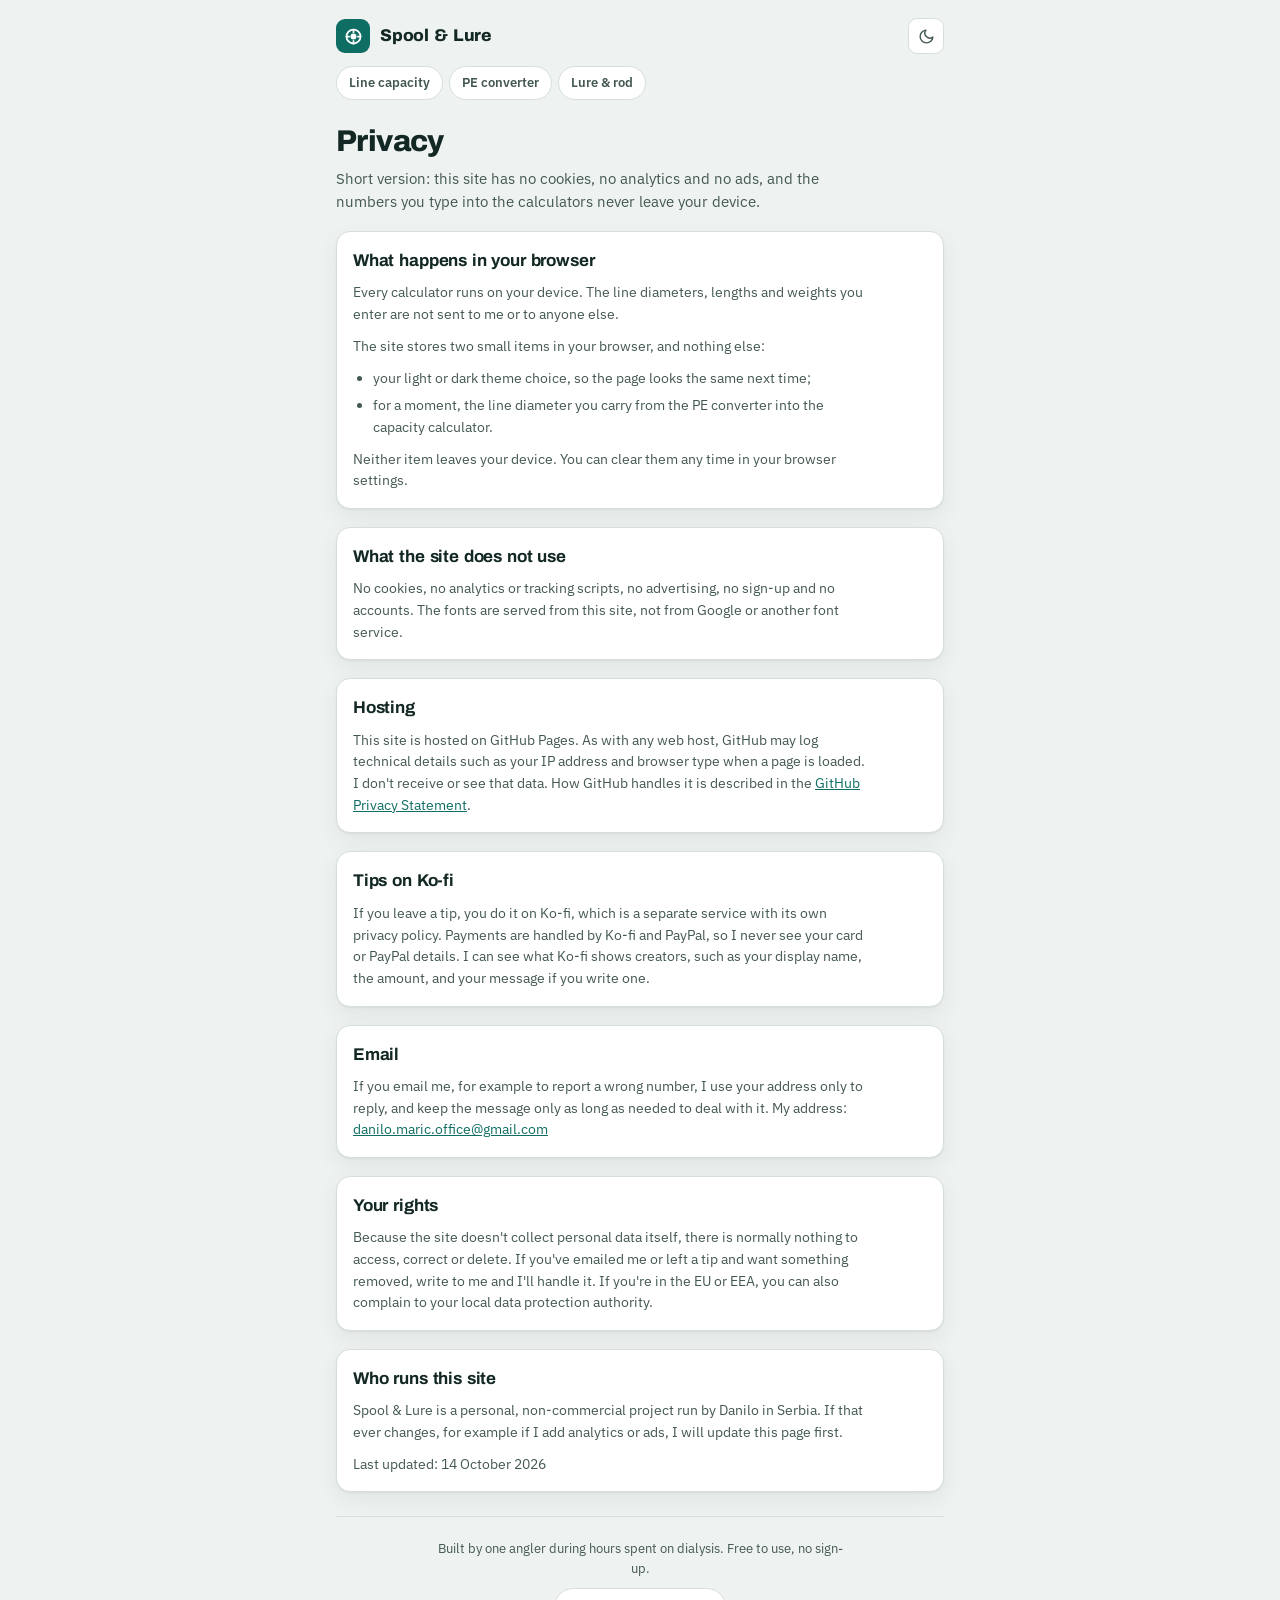
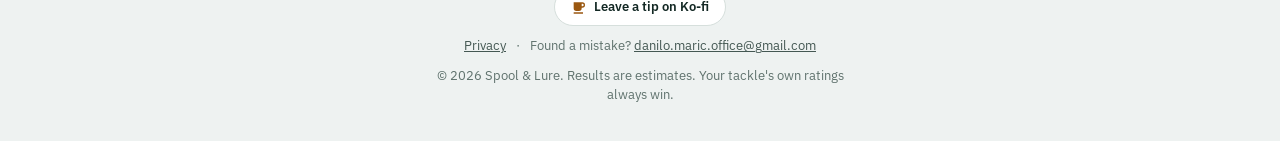
<file: privacy.html>
<!doctype html>
<html lang="en">
<head>
<meta charset="utf-8">
<meta name="viewport" content="width=device-width, initial-scale=1, viewport-fit=cover">
<title>Privacy | Spool & Lure</title>
<meta name="description" content="What Spool & Lure does and does not do with your data: no cookies, no analytics, no ads, and calculator inputs stay in your browser.">
<link rel="canonical" href="https://danilojmaric.github.io/spool-and-lure/privacy">
<meta name="robots" content="index, follow">
<meta name="theme-color" content="#0f6e63">
<meta property="og:type" content="website">
<meta property="og:site_name" content="Spool & Lure">
<meta property="og:title" content="Privacy - Spool & Lure">
<meta property="og:description" content="What Spool & Lure does and does not do with your data: no cookies, no analytics, no ads, and calculator inputs stay in your browser.">
<meta property="og:url" content="https://danilojmaric.github.io/spool-and-lure/privacy">
<meta property="og:image" content="https://danilojmaric.github.io/spool-and-lure/og-image.png">
<meta property="og:image:width" content="1200">
<meta property="og:image:height" content="630">
<meta name="twitter:card" content="summary_large_image">
<meta name="twitter:title" content="Privacy - Spool & Lure">
<meta name="twitter:description" content="What Spool & Lure does and does not do with your data: no cookies, no analytics, no ads, and calculator inputs stay in your browser.">
<meta name="twitter:image" content="https://danilojmaric.github.io/spool-and-lure/og-image.png">
<link rel="icon" href="favicon.svg" type="image/svg+xml">
<link rel="apple-touch-icon" href="apple-touch-icon.png">
<link rel="preload" href="assets/fonts/ibm-plex-sans-latin-400-normal.woff2" as="font" type="font/woff2" crossorigin>
<link rel="preload" href="assets/fonts/archivo-latin-800-normal.woff2" as="font" type="font/woff2" crossorigin>
<link rel="preload" href="assets/fonts/archivo-latin-700-normal.woff2" as="font" type="font/woff2" crossorigin>
<link rel="stylesheet" href="assets/site.css">
<script src="assets/site.js"></script>
<script type="application/ld+json">{
 "@context": "https://schema.org",
 "@graph": []
}</script>
</head>
<body>
<div class="wrap">
  <header class="site-head">
    <a class="brand" href="./">
      <span class="mark" aria-hidden="true"><svg viewBox="0 0 24 24" fill="none" stroke="#fff" stroke-width="2" stroke-linecap="round" stroke-linejoin="round"><circle cx="12" cy="12" r="8"/><circle cx="12" cy="12" r="2.4" fill="#fff"/><path d="M12 4v3M12 17v3M4 12h3M17 12h3"/></svg></span>
      <span class="brand-name">Spool & Lure</span>
    </a>
    <button class="theme-btn" id="themeBtn" type="button" aria-label="Switch between light and dark theme">
      <svg viewBox="0 0 24 24" fill="none" stroke="currentColor" stroke-width="2" stroke-linecap="round" stroke-linejoin="round"><path d="M21 12.8A9 9 0 1 1 11.2 3a7 7 0 0 0 9.8 9.8z"/></svg>
    </button>
  </header>
  <nav class="tools-nav" aria-label="Tools"><a href="line-capacity">Line capacity</a><a href="line-converter">PE converter</a><a href="lure-weight">Lure &amp; rod</a></nav>

  <main>
<section class="page-head">
      <h1>Privacy</h1>
      <p class="lead">Short version: this site has no cookies, no analytics and no ads, and the numbers you type into the calculators never leave your device.</p>
    </section>

    <section class="card card-pad prose">
      <h2>What happens in your browser</h2>
      <p>Every calculator runs on your device. The line diameters, lengths and weights you enter are not sent to me or to anyone else.</p>
      <p>The site stores two small items in your browser, and nothing else:</p>
      <ul>
        <li>your light or dark theme choice, so the page looks the same next time;</li>
        <li>for a moment, the line diameter you carry from the PE converter into the capacity calculator.</li>
      </ul>
      <p>Neither item leaves your device. You can clear them any time in your browser settings.</p>
    </section>

    <section class="card card-pad prose">
      <h2>What the site does not use</h2>
      <p>No cookies, no analytics or tracking scripts, no advertising, no sign-up and no accounts. The fonts are served from this site, not from Google or another font service.</p>
    </section>

    <section class="card card-pad prose">
      <h2>Hosting</h2>
      <p>This site is hosted on GitHub Pages. As with any web host, GitHub may log technical details such as your IP address and browser type when a page is loaded. I don't receive or see that data. How GitHub handles it is described in the <a href="https://docs.github.com/en/site-policy/privacy-policies/github-general-privacy-statement" target="_blank" rel="noopener">GitHub Privacy Statement</a>.</p>
    </section>

    <section class="card card-pad prose">
      <h2>Tips on Ko-fi</h2>
      <p>If you leave a tip, you do it on Ko-fi, which is a separate service with its own privacy policy. Payments are handled by Ko-fi and PayPal, so I never see your card or PayPal details. I can see what Ko-fi shows creators, such as your display name, the amount, and your message if you write one.</p>
    </section>

    <section class="card card-pad prose">
      <h2>Email</h2>
      <p>If you email me, for example to report a wrong number, I use your address only to reply, and keep the message only as long as needed to deal with it. My address: <span data-mail data-u="danilo.maric.office" data-d="gmail.com">danilo.maric.office [at] gmail.com</span></p>
    </section>

    <section class="card card-pad prose">
      <h2>Your rights</h2>
      <p>Because the site doesn't collect personal data itself, there is normally nothing to access, correct or delete. If you've emailed me or left a tip and want something removed, write to me and I'll handle it. If you're in the EU or EEA, you can also complain to your local data protection authority.</p>
    </section>

    <section class="card card-pad prose">
      <h2>Who runs this site</h2>
      <p>Spool & Lure is a personal, non-commercial project run by Danilo in Serbia. If that ever changes, for example if I add analytics or ads, I will update this page first.</p>
      <p class="updated">Last updated: 14 October 2026</p>
    </section>
  </main>

  <footer class="site-foot">
    <p class="foot-story">Built by one angler during hours spent on dialysis. Free to use, no sign-up.</p>
    <a class="kofi" href="https://ko-fi.com/danilojmaric" target="_blank" rel="noopener"><svg viewBox="0 0 24 24" fill="currentColor" aria-hidden="true"><path d="M4 5h13a4 4 0 0 1 0 8h-1v1a4 4 0 0 1-4 4H8a4 4 0 0 1-4-4V5zm13 6a2 2 0 0 0 0-4h-1v4h1zM4 20h14v2H4z"/></svg> Leave a tip on Ko-fi</a>
    <p class="foot-links"><a href="privacy">Privacy</a><span aria-hidden="true">&middot;</span><span>Found a mistake? <span data-mail data-u="danilo.maric.office" data-d="gmail.com">danilo.maric.office [at] gmail.com</span></span></p>
    <p>&copy; 2026 Spool & Lure. Results are estimates. Your tackle's own ratings always win.</p>
  </footer>
</div>

</body>
</html>
</file>
<file: assets/site.css>
/* Self-hosted fonts (SIL Open Font License), from Fontsource. No requests to Google. */

/* Self-hosted fonts (SIL Open Font License, see fonts/OFL-LICENSE.txt). No requests to Google. */
@font-face{font-family:"Archivo";font-style:normal;font-weight:700;font-display:swap;src:url("fonts/archivo-latin-700-normal.woff2") format("woff2")}
@font-face{font-family:"Archivo";font-style:normal;font-weight:800;font-display:swap;src:url("fonts/archivo-latin-800-normal.woff2") format("woff2")}
@font-face{font-family:"IBM Plex Sans";font-style:normal;font-weight:400;font-display:swap;src:url("fonts/ibm-plex-sans-latin-400-normal.woff2") format("woff2")}
@font-face{font-family:"IBM Plex Sans";font-style:normal;font-weight:500;font-display:swap;src:url("fonts/ibm-plex-sans-latin-500-normal.woff2") format("woff2")}
@font-face{font-family:"IBM Plex Sans";font-style:normal;font-weight:600;font-display:swap;src:url("fonts/ibm-plex-sans-latin-600-normal.woff2") format("woff2")}
@font-face{font-family:"IBM Plex Mono";font-style:normal;font-weight:500;font-display:swap;src:url("fonts/ibm-plex-mono-latin-500-normal.woff2") format("woff2")}
@font-face{font-family:"IBM Plex Mono";font-style:normal;font-weight:600;font-display:swap;src:url("fonts/ibm-plex-mono-latin-600-normal.woff2") format("woff2")}

/* ===== Tokens ===== */
:root{
  --bg:#eef2f1; --surface:#ffffff; --surface-2:#f4f7f6; --line:#d6dfdc;
  --ink:#132824; --ink-soft:#445853; --ink-faint:#5f726d;
  --primary:#0f6e63; --primary-soft:#dbeee9; --on-primary:#ffffff;
  --hero-a:#0f6e63; --hero-b:#0a4b43; --hero-ink:#ffffff; --hero-chip:rgba(255,255,255,.16);
  --warn-a:#b4541a; --warn-b:#8a3c10; --warn-ink:#ffffff;
  --ok:#17692e; --ok-soft:#d6efdc;
  --caution:#9a5710; --caution-soft:#f6e6cf;
  --bad:#b3261e; --bad-soft:#f7d9d6;
  --none:#8a9894; --none-soft:#e2e8e6;
  --shadow:0 1px 2px rgba(16,40,36,.06),0 8px 24px rgba(16,40,36,.06);
  --radius:14px;
  color-scheme:light;
}
@media (prefers-color-scheme:dark){
  :root:not([data-theme="light"]){
    color-scheme:dark;
    --bg:#0b1618; --surface:#122326; --surface-2:#0e1d1f; --line:#223b3e;
    --ink:#e7f0ee; --ink-soft:#b0c4bf; --ink-faint:#8aa39d;
    --primary:#3fbcaa; --primary-soft:#123430; --on-primary:#04211d;
    --hero-a:#14564d; --hero-b:#0c3a34; --hero-ink:#ecfffb; --hero-chip:rgba(255,255,255,.12);
    --warn-a:#6b3515; --warn-b:#4a230c; --warn-ink:#ffeee3;
    --ok:#5fd07b; --ok-soft:#133321;
    --caution:#eba55a; --caution-soft:#3a2710;
    --bad:#f08a80; --bad-soft:#3d1714;
    --none:#7d918c; --none-soft:#1d3033;
    --shadow:0 1px 2px rgba(0,0,0,.3),0 10px 28px rgba(0,0,0,.35);
  }
}
:root[data-theme="dark"]{
  color-scheme:dark;
  --bg:#0b1618; --surface:#122326; --surface-2:#0e1d1f; --line:#223b3e;
  --ink:#e7f0ee; --ink-soft:#b0c4bf; --ink-faint:#8aa39d;
  --primary:#3fbcaa; --primary-soft:#123430; --on-primary:#04211d;
  --hero-a:#14564d; --hero-b:#0c3a34; --hero-ink:#ecfffb; --hero-chip:rgba(255,255,255,.12);
  --warn-a:#6b3515; --warn-b:#4a230c; --warn-ink:#ffeee3;
  --ok:#5fd07b; --ok-soft:#133321;
  --caution:#eba55a; --caution-soft:#3a2710;
  --bad:#f08a80; --bad-soft:#3d1714;
  --none:#7d918c; --none-soft:#1d3033;
  --shadow:0 1px 2px rgba(0,0,0,.3),0 10px 28px rgba(0,0,0,.35);
}

/* ===== Base ===== */
*{box-sizing:border-box}
html,body{margin:0}
body{background:var(--bg);color:var(--ink);font-family:"IBM Plex Sans",system-ui,-apple-system,"Segoe UI",Roboto,sans-serif;font-size:15px;line-height:1.55;-webkit-font-smoothing:antialiased}
img{max-width:100%}
[hidden]{display:none!important}
a{color:var(--primary)}
:focus-visible{outline:2px solid var(--primary);outline-offset:2px;border-radius:6px}
@media (prefers-reduced-motion:reduce){*{transition:none!important;animation:none!important}}

.wrap{max-width:640px;margin:0 auto;padding-block:18px 36px;padding-inline:16px;display:flex;flex-direction:column;gap:18px}
main{display:flex;flex-direction:column;gap:18px}

/* ===== Header & nav ===== */
.site-head{display:flex;align-items:center;gap:10px}
.brand{display:flex;align-items:center;gap:10px;text-decoration:none;color:var(--ink)}
.mark{width:34px;height:34px;flex:none;border-radius:9px;background:var(--primary);display:grid;place-items:center}
.mark svg{width:21px;height:21px}
.brand-name{font-family:"Archivo",system-ui,sans-serif;font-weight:800;font-size:17px;letter-spacing:-.01em}
.theme-btn{margin-left:auto;flex:none;width:36px;height:36px;border-radius:9px;border:1px solid var(--line);background:var(--surface);color:var(--ink-soft);cursor:pointer;display:grid;place-items:center}
.theme-btn svg{width:17px;height:17px}
.tools-nav{display:flex;gap:6px;overflow-x:auto;scrollbar-width:none;margin-top:-6px;padding-bottom:2px}
.tools-nav::-webkit-scrollbar{display:none}
.tools-nav a{flex:none;text-decoration:none;font-size:13px;font-weight:600;color:var(--ink-soft);padding:6px 12px;border-radius:20px;border:1px solid var(--line);background:var(--surface)}
.tools-nav a[aria-current="page"]{background:var(--primary);border-color:var(--primary);color:var(--on-primary)}

/* ===== Page head ===== */
.page-head h1{font-family:"Archivo",system-ui,sans-serif;font-weight:800;font-size:clamp(23px,5.6vw,30px);line-height:1.15;letter-spacing:-.02em;margin:4px 0 8px;text-wrap:balance}
.page-head .lead{margin:0;color:var(--ink-soft);font-size:15px;max-width:60ch}

/* ===== Cards & fields ===== */
.card{background:var(--surface);border:1px solid var(--line);border-radius:var(--radius);box-shadow:var(--shadow)}
.card-pad{padding:16px}
.sec-label{font-family:"Archivo",system-ui,sans-serif;font-weight:700;font-size:11px;letter-spacing:.09em;text-transform:uppercase;color:var(--ink-faint);margin:0 0 12px}
.grid2{display:grid;grid-template-columns:1fr 1fr;gap:12px}
.field{display:flex;flex-direction:column;gap:5px;min-width:0}
.field label{font-size:13px;font-weight:500;color:var(--ink-soft)}
.field .hint{font-size:12px;color:var(--ink-faint);line-height:1.4}
.input-unit{display:flex;align-items:center;border:1px solid var(--line);border-radius:10px;background:var(--surface-2);overflow:hidden;transition:border-color .12s,box-shadow .12s}
.input-unit:focus-within{border-color:var(--primary);box-shadow:0 0 0 3px var(--primary-soft)}
.input-unit.is-invalid{border-color:var(--bad);box-shadow:0 0 0 3px var(--bad-soft)}
.input-unit input,.input-unit select{flex:1;min-width:0;border:0;background:transparent;color:var(--ink);font-family:"IBM Plex Mono",ui-monospace,monospace;font-weight:600;font-size:16px;padding:10px;font-variant-numeric:tabular-nums}
.input-unit select{font-family:"IBM Plex Sans",system-ui,sans-serif;cursor:pointer}
.input-unit select option{background:var(--surface);color:var(--ink)}
.input-unit input::placeholder{font-family:"IBM Plex Sans",system-ui,sans-serif;font-weight:400;color:var(--ink-faint)}
.input-unit input:focus,.input-unit select:focus{outline:none}
.input-unit .u{font-size:12px;font-weight:600;color:var(--ink-faint);padding:0 11px 0 4px;flex:none}

/* ===== Segmented control ===== */
.seg{display:grid;grid-auto-flow:column;grid-auto-columns:1fr;gap:4px;background:var(--surface-2);border:1px solid var(--line);border-radius:11px;padding:4px}
.seg button{border:0;background:transparent;color:var(--ink-soft);font-family:"Archivo",system-ui,sans-serif;font-weight:700;font-size:13px;padding:9px 6px;border-radius:8px;cursor:pointer;transition:background .12s,color .12s}
.seg button[aria-pressed="true"]{background:var(--primary);color:var(--on-primary);box-shadow:var(--shadow)}
.seg-sm button{font-size:12.5px;padding:8px 6px}

/* ===== Result card ===== */
.result{background:linear-gradient(160deg,var(--hero-a) 0%,var(--hero-b) 100%);border-radius:var(--radius);padding:20px 18px;color:var(--hero-ink);box-shadow:var(--shadow)}
.result.warn{background:linear-gradient(160deg,var(--warn-a) 0%,var(--warn-b) 100%);color:var(--warn-ink)}
.result .rlabel{font-family:"Archivo",system-ui,sans-serif;font-weight:700;font-size:11px;letter-spacing:.09em;text-transform:uppercase;opacity:.85;margin:0}
.result .big{font-family:"IBM Plex Mono",ui-monospace,monospace;font-weight:600;font-variant-numeric:tabular-nums;font-size:clamp(36px,11vw,46px);line-height:1.05;margin:8px 0 2px;letter-spacing:-.01em;overflow-wrap:anywhere}
.result .big .unit{font-size:.43em;font-weight:600;opacity:.8;margin-left:5px}
.rsub{font-size:13px;margin:8px 0 0;display:flex;align-items:center;gap:7px;flex-wrap:wrap}
.rsub .muted{opacity:.88}
.chip{display:inline-flex;align-items:center;gap:5px;background:var(--hero-chip);padding:3px 10px;border-radius:20px;font-size:12.5px;font-weight:500}
.chip svg{width:13px;height:13px}
.warnmsg{display:flex;gap:8px;align-items:flex-start;font-size:13.5px}
.warnmsg svg{width:16px;height:16px;flex:none;margin-top:2px}
.result-actions{margin-top:14px}
.result-actions a{display:inline-flex;align-items:center;gap:6px;color:var(--hero-ink);font-weight:600;font-size:13.5px;text-decoration:none;background:var(--hero-chip);padding:8px 13px;border-radius:9px}
.result-actions a:hover{text-decoration:underline}

/* ===== Notices ===== */
.notice{display:flex;gap:10px;align-items:flex-start;font-size:13.5px;color:var(--ink-soft);background:var(--primary-soft);border-radius:12px;padding:11px 13px}
.notice svg{width:17px;height:17px;flex:none;margin-top:2px;color:var(--primary)}
.notice strong{color:var(--ink)}

/* ===== Prose, FAQ ===== */
.prose h2{font-family:"Archivo",system-ui,sans-serif;font-weight:700;font-size:17px;margin:0 0 8px;letter-spacing:-.01em}
.prose p{font-size:14px;color:var(--ink-soft);margin:0 0 10px;max-width:65ch}
.prose p:last-child{margin-bottom:0}
.formula{font-family:"IBM Plex Mono",ui-monospace,monospace;font-size:13px;background:var(--surface-2);border:1px solid var(--line);border-radius:9px;padding:10px 12px;color:var(--ink);overflow-x:auto;white-space:nowrap}
details.faq{border-top:1px solid var(--line);padding:13px 0}
details.faq:first-of-type{border-top:0;padding-top:0}
details.faq:last-of-type{padding-bottom:0}
details.faq summary{cursor:pointer;font-weight:600;font-size:14.5px;list-style:none;display:flex;justify-content:space-between;gap:10px;color:var(--ink)}
details.faq summary::-webkit-details-marker{display:none}
details.faq summary::after{content:"+";color:var(--primary);font-family:"IBM Plex Mono",monospace;font-weight:600}
details.faq[open] summary::after{content:"-"}
details.faq p{margin:9px 0 0;font-size:14px;color:var(--ink-soft)}

/* ===== Table ===== */
.table-scroll{overflow-x:auto;margin:0 -16px;padding:0 16px}
table.ref{width:100%;border-collapse:collapse;font-size:13.5px;font-variant-numeric:tabular-nums;min-width:440px}
table.ref th{text-align:left;font-family:"Archivo",system-ui,sans-serif;font-weight:700;font-size:11px;letter-spacing:.07em;text-transform:uppercase;color:var(--ink-faint);padding:0 8px 8px;border-bottom:1px solid var(--line);white-space:nowrap}
table.ref td{padding:7px 8px;border-bottom:1px solid var(--line);color:var(--ink-soft);white-space:nowrap}
table.ref td.mono{font-family:"IBM Plex Mono",ui-monospace,monospace;font-weight:500;color:var(--ink)}
table.ref tr:last-child td{border-bottom:0}
table.ref tr.is-current td{background:var(--primary-soft);color:var(--ink)}
table.ref tr.is-current td:first-child{border-radius:8px 0 0 8px}
table.ref tr.is-current td:last-child{border-radius:0 8px 8px 0}
.row-btn{border:0;background:none;padding:0;font:inherit;font-family:"IBM Plex Mono",ui-monospace,monospace;font-weight:600;color:var(--primary);cursor:pointer;text-decoration:underline;text-underline-offset:3px;text-decoration-thickness:1px}

/* ===== Buttons & chips ===== */
.btn{border:0;border-radius:10px;background:var(--primary);color:var(--on-primary);font-family:"Archivo",system-ui,sans-serif;font-weight:700;font-size:14px;padding:0 16px;cursor:pointer;min-height:44px}
.preset-row{display:flex;flex-wrap:wrap;gap:6px}
.preset{border:1px solid var(--line);background:var(--surface-2);color:var(--ink-soft);border-radius:20px;padding:6px 11px;font-size:12.5px;font-weight:600;cursor:pointer;font-variant-numeric:tabular-nums}
.preset b{font-family:"Archivo",system-ui,sans-serif;color:var(--ink);margin-right:4px}
.preset[aria-pressed="true"]{border-color:var(--primary);background:var(--primary-soft)}
.add-row{display:flex;gap:8px}
.add-row .input-unit{flex:1}

/* ===== Pills ===== */
.pill{display:inline-block;font-size:11.5px;font-weight:700;padding:3px 9px;border-radius:20px;white-space:nowrap;font-family:"Archivo",system-ui,sans-serif;letter-spacing:.02em}
.pill.none{background:var(--none-soft);color:var(--ink-soft)}
.pill.caution{background:var(--caution-soft);color:var(--caution)}
.pill.ok{background:var(--ok-soft);color:var(--ok)}
.pill.bad{background:var(--bad-soft);color:var(--bad)}

/* ===== Gauge (lure tool) ===== */
.gauge{position:relative;height:74px;margin:6px 4px 0}
.gauge-track{position:absolute;left:0;right:0;top:36px;height:12px;border-radius:6px;background:var(--none-soft);overflow:hidden}
.gauge-zone{position:absolute;top:0;bottom:0}
.gauge-zone.caution{background:var(--caution-soft)}
.gauge-zone.ok{background:var(--ok-soft)}
.gauge-zone.bad{background:var(--bad-soft)}
.gauge-marker{position:absolute;top:32px;width:20px;height:20px;margin-left:-10px;border-radius:50%;border:3px solid var(--surface);box-shadow:0 1px 3px rgba(0,0,0,.25)}
.gauge-marker.none{background:var(--none)}
.gauge-marker.caution{background:var(--caution)}
.gauge-marker.ok{background:var(--ok)}
.gauge-marker.bad{background:var(--bad)}
.gauge-label{position:absolute;transform:translateX(-50%);font-family:"IBM Plex Mono",ui-monospace,monospace;font-size:11px;font-weight:600;color:var(--ink-soft);white-space:nowrap}
.gauge-label.r0{top:14px}
.gauge-label.r1{top:0}
.gauge-tick{position:absolute;top:52px;transform:translateX(-50%);font-size:11px;color:var(--ink-faint);white-space:nowrap;font-variant-numeric:tabular-nums}
.gauge-tick::before{content:"";position:absolute;left:50%;top:-5px;width:1px;height:4px;background:var(--ink-faint)}
.legend{display:flex;flex-wrap:wrap;gap:6px 12px;font-size:12px;color:var(--ink-soft);margin-top:8px}
.legend span{display:inline-flex;align-items:center;gap:5px}
.legend i{width:10px;height:10px;border-radius:3px;display:inline-block}

.lure-list{list-style:none;margin:0;padding:0;display:flex;flex-direction:column}
.lure-list li{display:grid;grid-template-columns:64px auto 1fr 32px;gap:10px;align-items:center;padding:10px 0;border-top:1px solid var(--line)}
.lure-list li:first-child{border-top:0;padding-top:2px}
.lure-w{font-family:"IBM Plex Mono",ui-monospace,monospace;font-weight:600;font-variant-numeric:tabular-nums}
.lure-note{font-size:13px;color:var(--ink-soft);line-height:1.35}
.rm{width:32px;height:32px;border-radius:8px;border:1px solid var(--line);background:var(--surface-2);color:var(--ink-faint);cursor:pointer;font-size:16px;line-height:1}
@media (max-width:460px){
  .lure-list li{grid-template-columns:52px 1fr 32px;row-gap:4px}
  .lure-list .pill{grid-column:2;justify-self:start}
  .lure-list .lure-note{grid-column:2}
  .lure-list .rm{grid-column:3;grid-row:1}
}

/* ===== Hub ===== */
.hero h1{font-family:"Archivo",system-ui,sans-serif;font-weight:800;font-size:clamp(28px,7.5vw,40px);line-height:1.08;letter-spacing:-.025em;margin:10px 0 10px;text-wrap:balance}
.hero h1 em{font-style:normal;color:var(--primary)}
.hero p{margin:0;color:var(--ink-soft);font-size:15.5px;max-width:52ch}
.tool-list{display:flex;flex-direction:column;gap:12px}
.tool-card{display:grid;grid-template-columns:44px 1fr auto;gap:14px;align-items:center;text-decoration:none;color:var(--ink);padding:16px;transition:border-color .12s,transform .12s}
.tool-card:hover{border-color:var(--primary)}
.tool-icon{width:44px;height:44px;border-radius:11px;background:var(--primary-soft);color:var(--primary);display:grid;place-items:center}
.tool-icon svg{width:24px;height:24px}
.tool-card h2{font-family:"Archivo",system-ui,sans-serif;font-weight:700;font-size:16.5px;margin:0 0 2px;letter-spacing:-.01em}
.tool-card p{margin:0;font-size:13.5px;color:var(--ink-soft)}
.tool-card .eg{display:block;margin-top:6px;font-family:"IBM Plex Mono",ui-monospace,monospace;font-size:12px;color:var(--ink-faint)}
.tool-card .go{color:var(--ink-faint);font-size:20px}

/* ===== Footer ===== */
.site-foot{text-align:center;font-size:12.5px;color:var(--ink-faint);display:flex;flex-direction:column;align-items:center;gap:10px;padding-top:8px;border-top:1px solid var(--line);margin-top:6px}
.site-foot p{margin:0;max-width:52ch}
.foot-story{color:var(--ink-soft);padding-top:14px}
.kofi{display:inline-flex;align-items:center;gap:7px;background:var(--surface);border:1px solid var(--line);border-radius:20px;padding:8px 16px;color:var(--ink);font-weight:600;font-size:13px;text-decoration:none}
.kofi svg{width:16px;height:16px;color:var(--caution)}

/* ===== Footer links & legal pages ===== */
.foot-links{display:flex;flex-wrap:wrap;justify-content:center;gap:4px 10px}
.foot-links a{color:var(--ink-soft)}
.prose ul{margin:0 0 10px;padding-left:20px;color:var(--ink-soft);font-size:14px;max-width:65ch}
.prose li{margin-bottom:6px}
.updated{font-size:12.5px;color:var(--ink-faint);margin:0}

/* The self-hosted Archivo subset sets a very narrow space, so headings get a little extra word spacing */
h1,h2,.brand-name,.sec-label,.rlabel,.seg button,.btn{word-spacing:.12em}
</file>
